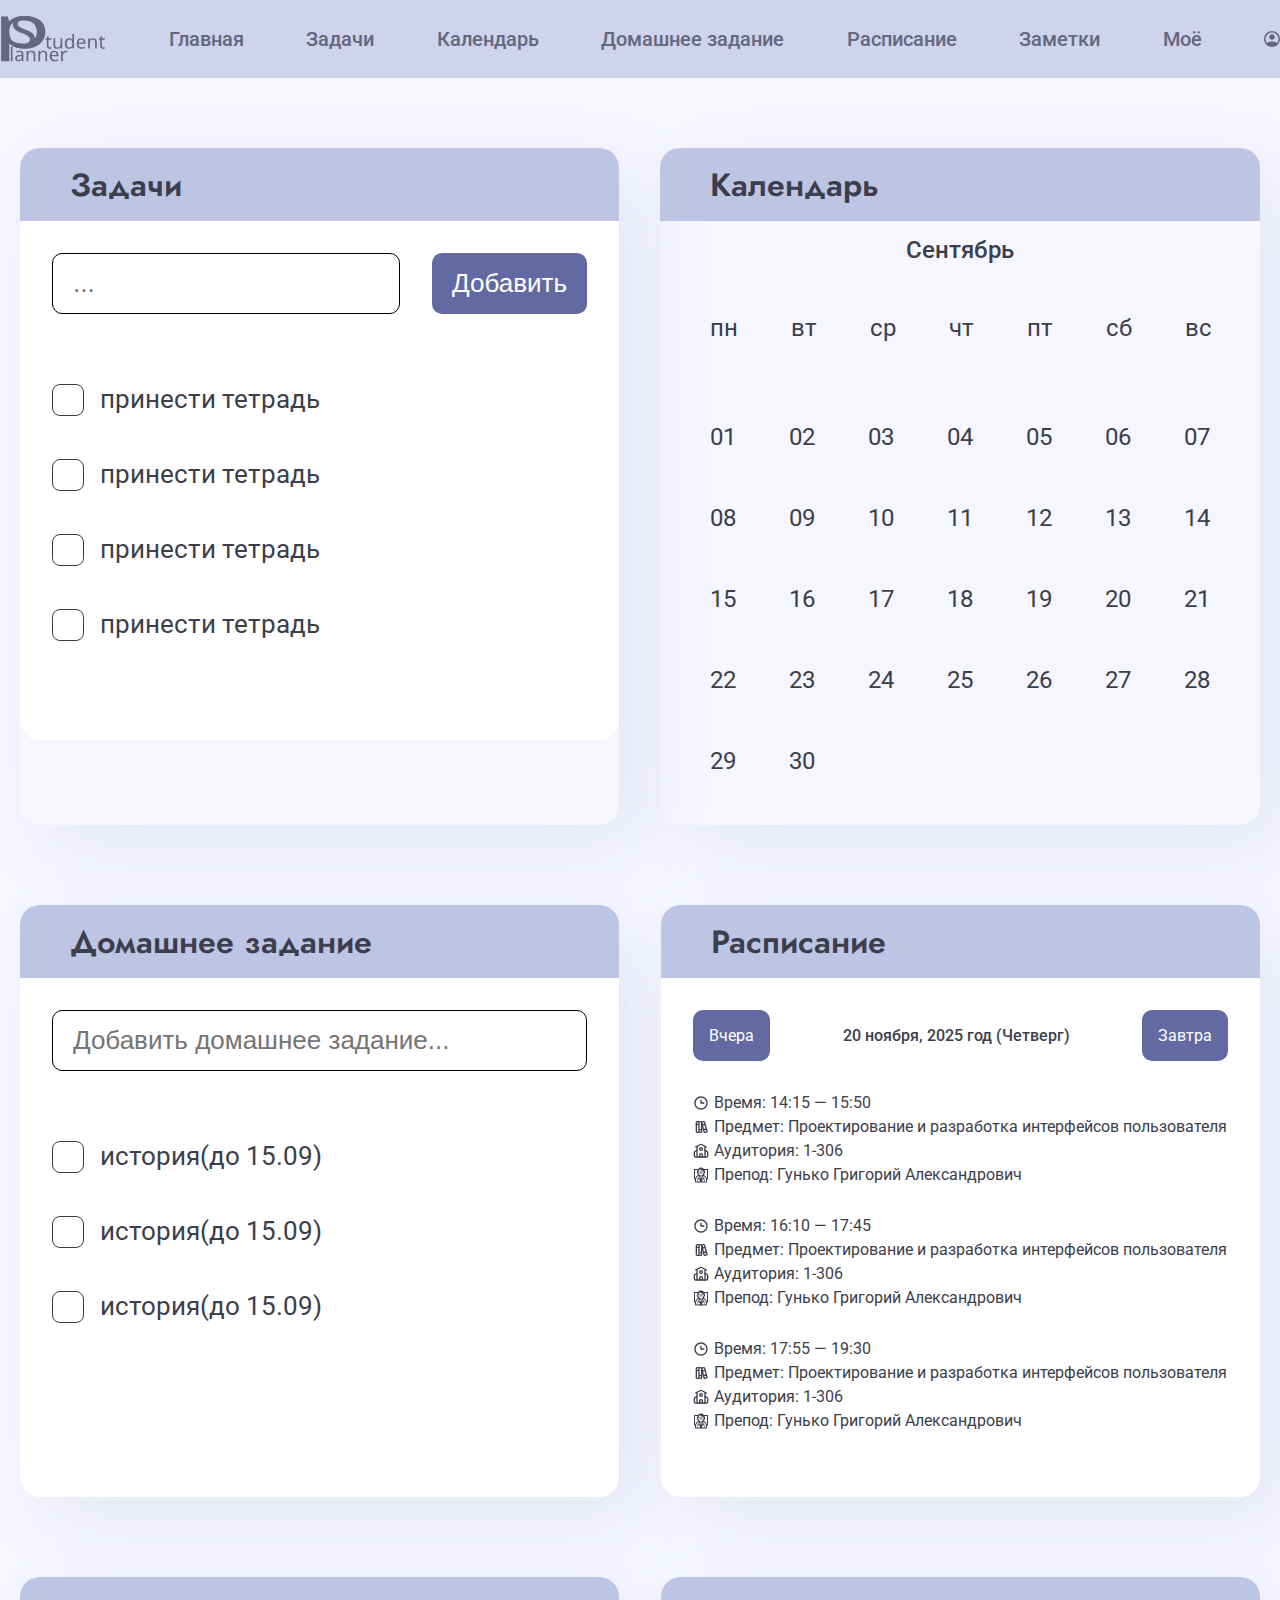
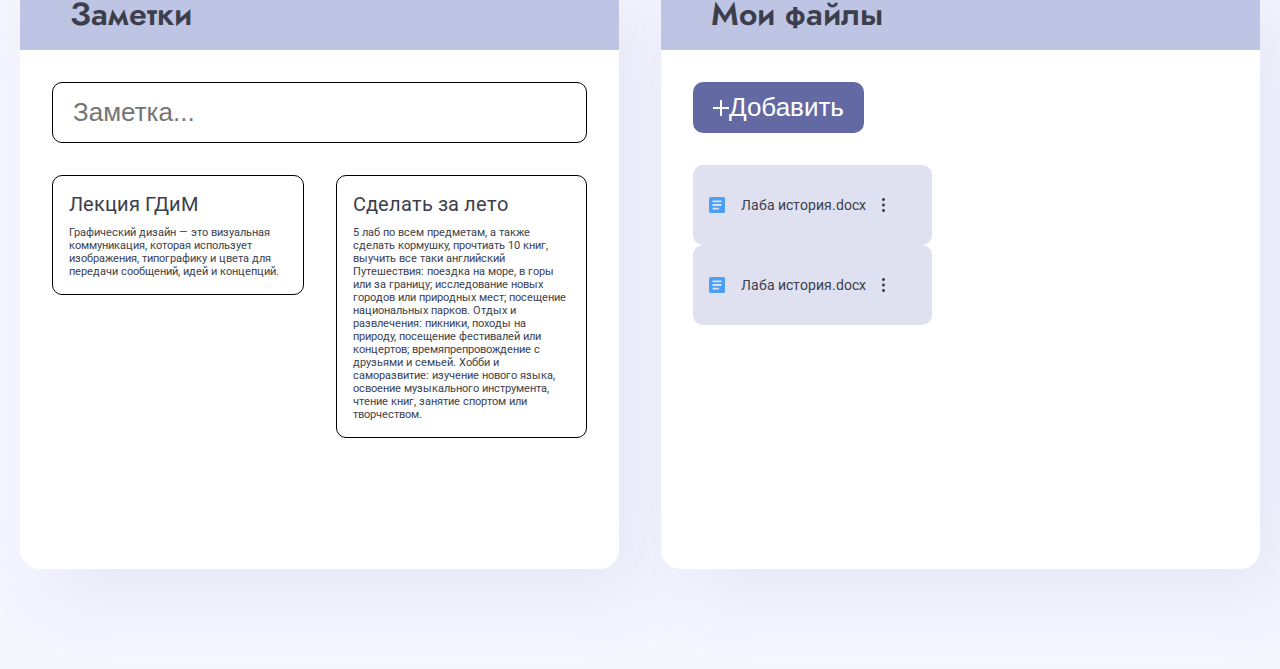
<file: index.html>
<!DOCTYPE html>
<html lang="ru">

<head>
    <meta charset="UTF-8">
    <title>StudentPlanner</title>
    <link rel="stylesheet" href="css/style.css">
</head>

<body>
    <header>
        <nav>
            <img class="logotip" src="media/newlogo.svg" alt="Логотип">
            <a>Главная</a>
            <a>Задачи</a>
            <a>Календарь</a>
            <a>Домашнее задание</a>
            <a>Расписание</a>
            <a>Заметки</a>
            <a>Моё</a>
            <img class="icons" src="media/Profile.svg" alt="Профиль">
        </nav>
    </header>

    <main>
        <section>
            <div class="container">
                <div class="cards">
                    <div class="card">
                        <div class="card-head">
                            <h2>Задачи</h2>
                        </div>
                        <div class="card-body">
                            <div class="card-body-input">
                                <input type="text" placeholder="...">
                                <button>Добавить</button>
                            </div>
                            <div class="card-body-tasks">
                                <div class="card-body-tasks-task">
                                    <input type="checkbox" name="task1">
                                    <label for="task1">принести тетрадь</label>
                                </div>
                                <div class="card-body-tasks-task">
                                    <input type="checkbox" name="task2">
                                    <label for="task2">принести тетрадь</label>
                                </div>
                                <div class="card-body-tasks-task">
                                    <input type="checkbox" name="task3">
                                    <label for="task3">принести тетрадь</label>
                                </div>
                                <div class="card-body-tasks-task">
                                    <input type="checkbox" name="task4">
                                    <label for="task4">принести тетрадь</label>
                                </div>
                            </div>
                        </div>
                    </div>
                    <div class="card">
                        <div class="card-head">
                            <h2>Календарь</h2>
                        </div>
                        <div class="card-body-calendar">
                            <div class="card-body-calendar-month">Сентябрь</div>
                            <div class="calendar">
                                <div class="card-calendar-week">
                                    <div class="week">пн</div>
                                    <div class="week">вт</div>
                                    <div class="week">ср</div>
                                    <div class="week">чт</div>
                                    <div class="week">пт</div>
                                    <div class="week">сб</div>
                                    <div class="week">вс</div>
                                </div>
                                <div class="card-calendar-days">
                                    <div class="day">01</div>
                                    <div class="day">02</div>
                                    <div class="day">03</div>
                                    <div class="day">04</div>
                                    <div class="day">05</div>
                                    <div class="day">06</div>
                                    <div class="day">07</div>
                                    <div class="day">08</div>
                                    <div class="day">09</div>
                                    <div class="day">10</div>
                                    <div class="day">11</div>
                                    <div class="day">12</div>
                                    <div class="day">13</div>
                                    <div class="day">14</div>
                                    <div class="day">15</div>
                                    <div class="day">16</div>
                                    <div class="day">17</div>
                                    <div class="day">18</div>
                                    <div class="day">19</div>
                                    <div class="day">20</div>
                                    <div class="day">21</div>
                                    <div class="day">22</div>
                                    <div class="day">23</div>
                                    <div class="day">24</div>
                                    <div class="day">25</div>
                                    <div class="day">26</div>
                                    <div class="day">27</div>
                                    <div class="day">28</div>
                                    <div class="day">29</div>
                                    <div class="day">30</div>

                                    <!-- <div class="card-calendar-days-after">
                                    <div class="day">01</div>
                                    <div class="day">02</div>
                                    <div class="day">03</div>
                                    <div class="day">04</div>
                                    <div class="day">05</div>
                                </div> -->
                                </div>
                            </div>
                        </div>
                    </div>
                    <div class="card">
                        <div class="card-head">
                            <h2>Домашнее задание</h2>
                        </div>
                        <div class="card-body">
                            <div class="card-body-input">
                                <input type="text" placeholder="Добавить домашнее задание...">
                            </div>
                            <div class="card-body-tasks">
                                <div class="card-body-tasks-task">
                                    <input type="checkbox" name="task1">
                                    <label for="task1">история(до 15.09)</label>
                                </div>
                                <div class="card-body-tasks-task">
                                    <input type="checkbox" name="task2">
                                    <label for="task2">история(до 15.09)</label>
                                </div>
                                <div class="card-body-tasks-task">
                                    <input type="checkbox" name="task3">
                                    <label for="task3">история(до 15.09)</label>
                                </div>
                            </div>
                        </div>
                    </div>
                    <div class="card">
                        <div class="card-head">
                            <h2>Расписание</h2>
                        </div>
                        <div class="card-body">
                            <div class="card-body-shedule">
                                <div class="sheduleheader">
                                    <a>Вчера</a>
                                    <div class="data">20 ноября, 2025 год (Четверг)</div>
                                    <a>Завтра</a>
                                </div>
                                <div class="shedule">
                                    <div class="time">
                                        <img class="icons" src="/media/time.svg" alt="time">
                                        <p> Время: 14:15 — 15:50 </p>
                                    </div>

                                    <div class="subject">
                                        <img class="icons" src="/media/books.svg" alt="subject">
                                        <p> Предмет: Проектирование и разработка интерфейсов пользователя </p>
                                    </div>

                                    <div class="classroom">
                                        <img class="icons" src="/media/chool.svg" alt="classroom">
                                        <p>Аудитория: 1-306</p>
                                    </div>

                                    <div class="teacher">
                                        <img class="icons" src="/media/teacher.svg" alt="teacher">
                                        <p>Препод: Гунько Григорий Александрович</p>
                                    </div>
                                </div>

                                <div class="shedule">
                                    <div class="time">
                                        <img class="icons" src="/media/time.svg" alt="time">
                                        <p> Время: 16:10 — 17:45 </p>
                                    </div>

                                    <div class="subject">
                                        <img class="icons" src="/media/books.svg" alt="subject">
                                        <p> Предмет: Проектирование и разработка интерфейсов пользователя </p>
                                    </div>

                                    <div class="classroom">
                                        <img class="icons" src="/media/chool.svg" alt="classroom">
                                        <p>Аудитория: 1-306</p>
                                    </div>
                                    <div class="teacher">
                                        <img class="icons" src="/media/teacher.svg" alt="teacher">
                                        <p>Препод: Гунько Григорий Александрович</p>
                                    </div>
                                </div>



                                <div class="shedule">
                                    <div class="time">
                                        <img class="icons" src="/media/time.svg" alt="time">
                                        <p> Время: 17:55 — 19:30 </p>
                                    </div>

                                    <div class="subject">
                                        <img class="icons" src="/media/books.svg" alt="subject">
                                        <p> Предмет: Проектирование и разработка интерфейсов пользователя </p>
                                    </div>

                                    <div class="classroom">
                                        <img class="icons" src="/media/chool.svg" alt="classroom">
                                        <p>Аудитория: 1-306</p>
                                    </div>

                                    <div class="teacher">
                                        <img class="icons" src="/media/teacher.svg" alt="teacher">
                                        <p>Препод: Гунько Григорий Александрович</p>
                                    </div>
                                </div>
                            </div>
                        </div>
                    </div>

                    <div class="card">
                        <div class="card-head">
                            <h2>Заметки</h2>
                        </div>
                        <div class="card-body">
                            <div class="card-body-input">
                                <input type="text" placeholder="Заметка...">
                            </div>
                            <div class="card-body-notes">
                                <div class="card-body-notes-note">
                                    <div class="title">Лекция ГДиМ</div>
                                    <div class="main-text">Графический дизайн — это
                                        визуальная коммуникация, которая использует изображения, типографику и цвета для
                                        передачи сообщений, идей и концепций.</div>
                                </div>

                                <div class="card-body-notes-note">
                                    <div class="title">Сделать за лето</div>
                                    <div class="main-text">5 лаб по всем предметам, а также сделать кормушку, прочтиать
                                        10 книг, выучить все таки английский
                                        Путешествия: поездка на море, в горы или за границу; исследование новых городов
                                        или природных мест; посещение национальных парков.
                                        Отдых и развлечения: пикники, походы на природу, посещение фестивалей или
                                        концертов; времяпрепровождение с друзьями и семьей.
                                        Хобби и саморазвитие: изучение нового языка, освоение музыкального инструмента,
                                        чтение книг, занятие спортом или творчеством.</div>
                                </div>

                            </div>
                        </div>
                    </div>

                    <div class="card">
                        <div class="card-head">
                            <h2>Мои файлы</h2>
                        </div>
                        <div class="card-body">
                            <div class="card-body-input">
                                <button><img class="icons" src="/media/plus.svg">Добавить</button>
                            </div>
                            <div class="card-body-files">
                                <div class="onefile">
                                    <img class="icons" src="/media/word.svg" alt="word">
                                    <p>Лаба история.docx</p>
                                    <img class="icons" src="/media/dots.svg" alt="dots">
                                </div>

                                <div class="onefile">
                                    <img class="icons" src="/media/word.svg" alt="word">
                                    <p>Лаба история.docx</p>
                                    <img class="icons" src="/media/dots.svg" alt="dots">
                                </div>
                            </div>

                        </div>
                    </div>
                </div>

            </div>
        </section>
    </main>

</html>
</file>
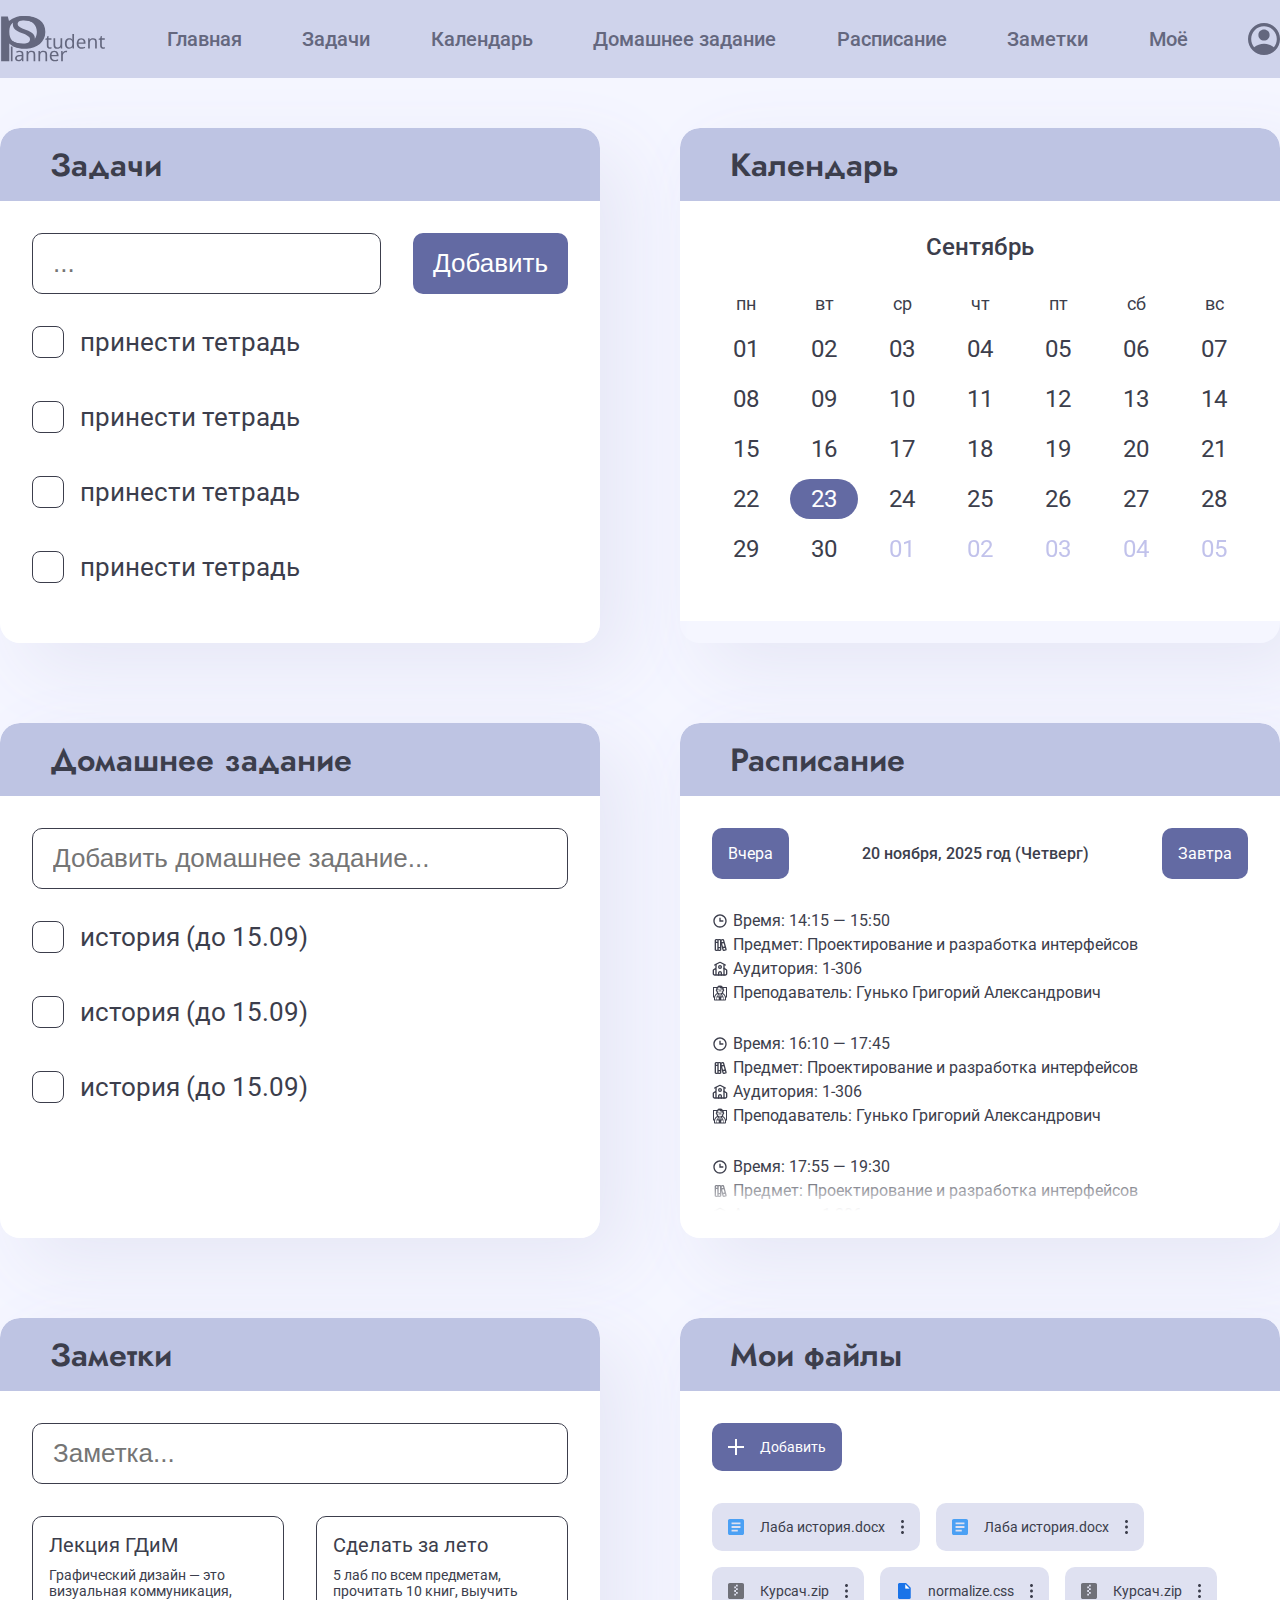
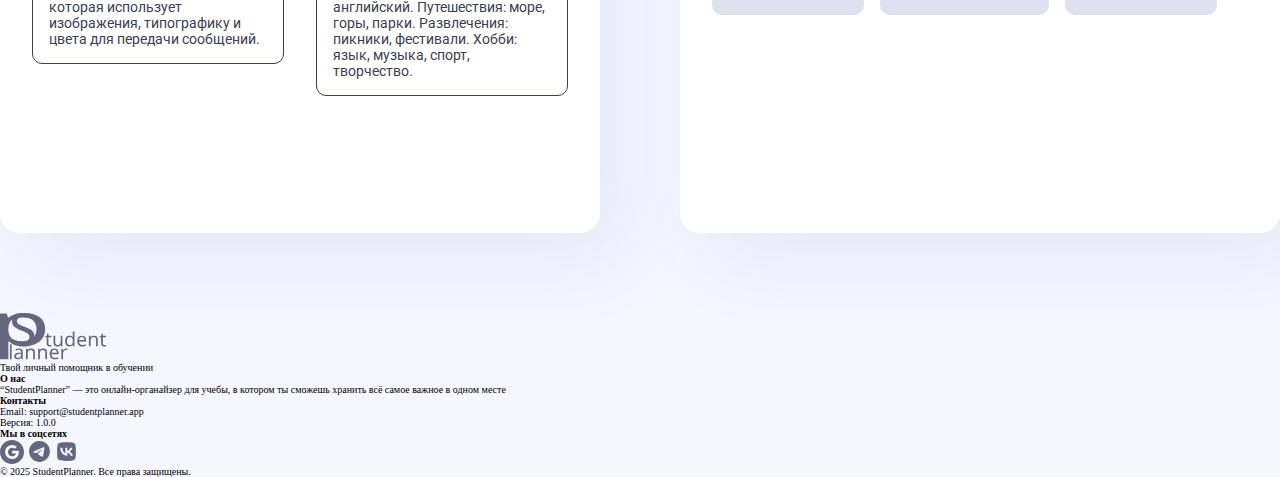
<file: main/index.html>
<!DOCTYPE html>
<html lang="ru">

<head>
    <meta charset="UTF-8">
    <meta name="viewport" content="width=device-width, initial-scale=1.0">
    <title>StudentPlanner</title>
    <link rel="stylesheet" href="style.css">
</head>

<body>

    <header>
        <nav>
            <img class="logotip" src="../media/newlogo.svg" alt="Логотип">

            <a>Главная</a>
            <a>Задачи</a>
            <a>Календарь</a>
            <a>Домашнее задание</a>
            <a>Расписание</a>
            <a>Заметки</a>
            <a>Моё</a>

            <img src="../media/Profile.svg" alt="Профиль">
        </nav>
    </header>

    <main>
        <section>
            <div class="container">

                <div class="cards">

                    <div class="card">
                        <div class="card-head">
                            <h2>Задачи</h2>
                        </div>

                        <div class="card-body">
                            <div class="card-body-input">
                                <input type="text" placeholder="...">
                                <button>Добавить</button>
                            </div>

                            <div class="card-body-tasks">

                                <div class="card-body-tasks-task">
                                    <input type="checkbox" id="task1">
                                    <label for="task1">принести тетрадь</label>
                                </div>

                                <div class="card-body-tasks-task">
                                    <input type="checkbox" id="task2">
                                    <label for="task2">принести тетрадь</label>
                                </div>

                                <div class="card-body-tasks-task">
                                    <input type="checkbox" id="task3">
                                    <label for="task3">принести тетрадь</label>
                                </div>

                                <div class="card-body-tasks-task">
                                    <input type="checkbox" id="task4">
                                    <label for="task4">принести тетрадь</label>
                                </div>

                            </div>
                        </div>
                    </div>


                    <div class="card">
                        <div class="card-head">
                            <h2>Календарь</h2>
                        </div>

                        <div class="card-body-calendar">
                            <div class="card-body-calendar-month">Сентябрь</div>

                            <div class="calendar">
                                <div class="card-calendar-week">
                                    <div class="week">пн</div>
                                    <div class="week">вт</div>
                                    <div class="week">ср</div>
                                    <div class="week">чт</div>
                                    <div class="week">пт</div>
                                    <div class="week">сб</div>
                                    <div class="week">вс</div>
                                </div>

                                <div class="card-calendar-days">
                                    <div class="day">01</div>
                                    <div class="day">02</div>
                                    <div class="day">03</div>
                                    <div class="day">04</div>
                                    <div class="day">05</div>
                                    <div class="day">06</div>
                                    <div class="day">07</div>
                                    <div class="day">08</div>
                                    <div class="day">09</div>
                                    <div class="day">10</div>
                                    <div class="day">11</div>
                                    <div class="day">12</div>
                                    <div class="day">13</div>
                                    <div class="day">14</div>
                                    <div class="day">15</div>
                                    <div class="day">16</div>
                                    <div class="day">17</div>
                                    <div class="day">18</div>
                                    <div class="day">19</div>
                                    <div class="day">20</div>
                                    <div class="day">21</div>
                                    <div class="day">22</div>
                                    <div class="day">23</div>
                                    <div class="day">24</div>
                                    <div class="day">25</div>
                                    <div class="day">26</div>
                                    <div class="day">27</div>
                                    <div class="day">28</div>
                                    <div class="day">29</div>
                                    <div class="day">30</div>

                                    <div class="day day-next">01</div>
                                    <div class="day day-next">02</div>
                                    <div class="day day-next">03</div>
                                    <div class="day day-next">04</div>
                                    <div class="day day-next">05</div>
                                </div>
                            </div>
                        </div>
                    </div>


                    <div class="card">
                        <div class="card-head">
                            <h2>Домашнее задание</h2>
                        </div>

                        <div class="card-body">
                            <div class="card-body-input">
                                <input type="text" placeholder="Добавить домашнее задание...">
                            </div>

                            <div class="card-body-tasks">

                                <div class="card-body-tasks-task">
                                    <input type="checkbox" id="hw1">
                                    <label for="hw1">история (до 15.09)</label>
                                </div>

                                <div class="card-body-tasks-task">
                                    <input type="checkbox" id="hw2">
                                    <label for="hw2">история (до 15.09)</label>
                                </div>

                                <div class="card-body-tasks-task">
                                    <input type="checkbox" id="hw3">
                                    <label for="hw3">история (до 15.09)</label>
                                </div>

                            </div>
                        </div>
                    </div>

                    <div class="card">
                        <div class="card-head">
                            <h2>Расписание</h2>
                        </div>

                        <div class="card-body">
                            <div class="card-body-shedule">

                                <div class="sheduleheader">
                                    <a>Вчера</a>
                                    <p class="data">20 ноября, 2025 год (Четверг)</p>
                                    <a>Завтра</a>
                                </div>
                                <div class="shedules">
                                    <div class="shedule">
                                        <div class="time">
                                            <img class="icons" src="/media/time.svg" alt="time">
                                            <p>Время: 14:15 — 15:50</p>
                                        </div>

                                        <div class="subject">
                                            <img class="icons" src="/media/books.svg" alt="subject">
                                            <p>Предмет: Проектирование и разработка интерфейсов</p>
                                        </div>

                                        <div class="classroom">
                                            <img class="icons" src="/media/chool.svg" alt="classroom">
                                            <p>Аудитория: 1-306</p>
                                        </div>

                                        <div class="teacher">
                                            <img class="icons" src="/media/teacher.svg" alt="teacher">
                                            <p>Преподаватель: Гунько Григорий Александрович</p>
                                        </div>
                                    </div>

                                    <div class="shedule">
                                        <div class="time">
                                            <img class="icons" src="/media/time.svg" alt="time">
                                            <p>Время: 16:10 — 17:45</p>
                                        </div>

                                        <div class="subject">
                                            <img class="icons" src="/media/books.svg" alt="subject">
                                            <p>Предмет: Проектирование и разработка интерфейсов</p>
                                        </div>

                                        <div class="classroom">
                                            <img class="icons" src="/media/chool.svg" alt="classroom">
                                            <p>Аудитория: 1-306</p>
                                        </div>

                                        <div class="teacher">
                                            <img class="icons" src="/media/teacher.svg" alt="teacher">
                                            <p>Преподаватель: Гунько Григорий Александрович</p>
                                        </div>
                                    </div>

                                    <div class="shedule">
                                        <div class="time">
                                            <img class="icons" src="/media/time.svg" alt="time">
                                            <p>Время: 17:55 — 19:30</p>
                                        </div>

                                        <div class="subject">
                                            <img class="icons" src="/media/books.svg" alt="subject">
                                            <p>Предмет: Проектирование и разработка интерфейсов</p>
                                        </div>

                                        <div class="classroom">
                                            <img class="icons" src="/media/chool.svg" alt="classroom">
                                            <p>Аудитория: 1-306</p>
                                        </div>

                                        <div class="teacher">
                                            <img class="icons" src="/media/teacher.svg" alt="teacher">
                                            <p>Преподаватель: Гунько Григорий Александрович</p>
                                        </div>
                                    </div>

                                    <div class="shedule">
                                        <div class="time">
                                            <img class="icons" src="/media/time.svg" alt="time">
                                            <p>Время: 17:55 — 19:30</p>
                                        </div>

                                        <div class="subject">
                                            <img class="icons" src="/media/books.svg" alt="subject">
                                            <p>Предмет: Проектирование и разработка интерфейсов</p>
                                        </div>

                                        <div class="classroom">
                                            <img class="icons" src="/media/chool.svg" alt="classroom">
                                            <p>Аудитория: 1-306</p>
                                        </div>

                                        <div class="teacher">
                                            <img class="icons" src="/media/teacher.svg" alt="teacher">
                                            <p>Преподаватель: Гунько Григорий Александрович</p>
                                        </div>
                                    </div>
                                </div>
                            </div>
                        </div>
                    </div>

                    <div class="card">
                        <div class="card-head">
                            <h2>Заметки</h2>
                        </div>

                        <div class="card-body">
                            <div class="card-body-input">
                                <input type="text" placeholder="Заметка...">
                            </div>

                            <div class="card-body-notes">

                                <div class="card-body-notes-note">
                                    <div class="title">Лекция ГДиМ</div>
                                    <div class="main-text">
                                        Графический дизайн — это визуальная коммуникация, которая использует
                                        изображения, типографику и цвета для передачи сообщений.
                                    </div>
                                </div>

                                <div class="card-body-notes-note">
                                    <div class="title">Сделать за лето</div>
                                    <div class="main-text">
                                        5 лаб по всем предметам, прочитать 10 книг, выучить английский. Путешествия:
                                        море, горы, парки. Развлечения: пикники, фестивали. Хобби: язык, музыка, спорт,
                                        творчество.
                                    </div>
                                </div>

                            </div>
                        </div>
                    </div>

                    <div class="card">
                        <div class="card-head">
                            <h2>Мои файлы</h2>
                        </div>

                        <div class="card-body">

                            <div>
                                <button class="card-body-input-plus">
                                    <img class="icons" src="/media/plus.svg" alt="Добавить">
                                    Добавить
                                </button>
                            </div>

                            <div class="card-body-files">

                                <div class="onefile">
                                    <img class="icons" src="/media/word.svg" alt="word">
                                    <p>Лаба история.docx</p>
                                    <img class="icons" src="/media/dots.svg" alt="dots">
                                </div>

                                <div class="onefile">
                                    <img class="icons" src="/media/word.svg" alt="word">
                                    <p>Лаба история.docx</p>
                                    <img class="icons" src="/media/dots.svg" alt="dots">
                                </div>

                                <div class="onefile">
                                    <img class="icons" src="/media/zip.svg" alt="zip">
                                    <p>Курсач.zip</p>
                                    <img class="icons" src="/media/dots.svg" alt="dots">
                                </div>

                                <div class="onefile">
                                    <img class="icons" src="/media/text.svg" alt="text">
                                    <p>normalize.css</p>
                                    <img class="icons" src="/media/dots.svg" alt="dots">
                                </div>

                                <div class="onefile">
                                    <img class="icons" src="/media/zip.svg" alt="zip">
                                    <p>Курсач.zip</p>
                                    <img class="icons" src="/media/dots.svg" alt="dots">
                                </div>

                            </div>

                        </div>
                    </div>

                </div>

            </div>
        </section>
        <footer>
            <div class="footer-container">

                <div class="footer-left">
                    <img class="footer-logo" src="../media/newlogo.svg" alt="Логотип">
                    <p class="footer-desc">Твой личный помощник в обучении
                    </p>
                </div>

                <div class="footer-info">
                    <h4>О нас</h4>
                    <p>“StudentPlanner” — это онлайн-органайзер для учебы,
                        в котором ты сможешь хранить всё самое важное в одном месте</p>
                </div>

                <div class="footer-contact">
                    <h4>Контакты</h4>
                    <p>Email: support@studentplanner.app</p>
                    <p>Версия: 1.0.0</p>

                    <div class="footer-social">
                        <h4>Мы в соцсетях</h4>
                        <div class="social-icons">
                            <img src="../media/goglenew.svg" alt="gogle">
                            <img src="../media/telegram.svg" alt="telegram">
                            <img src="../media/vk.svg" alt="vk">
                        </div>
                    </div>
                </div>

            </div>

            <div class="footer-bottom">
                <p>© 2025 StudentPlanner. Все права защищены.</p>
            </div>
        </footer>
    </main>

</body>

</html>
</file>
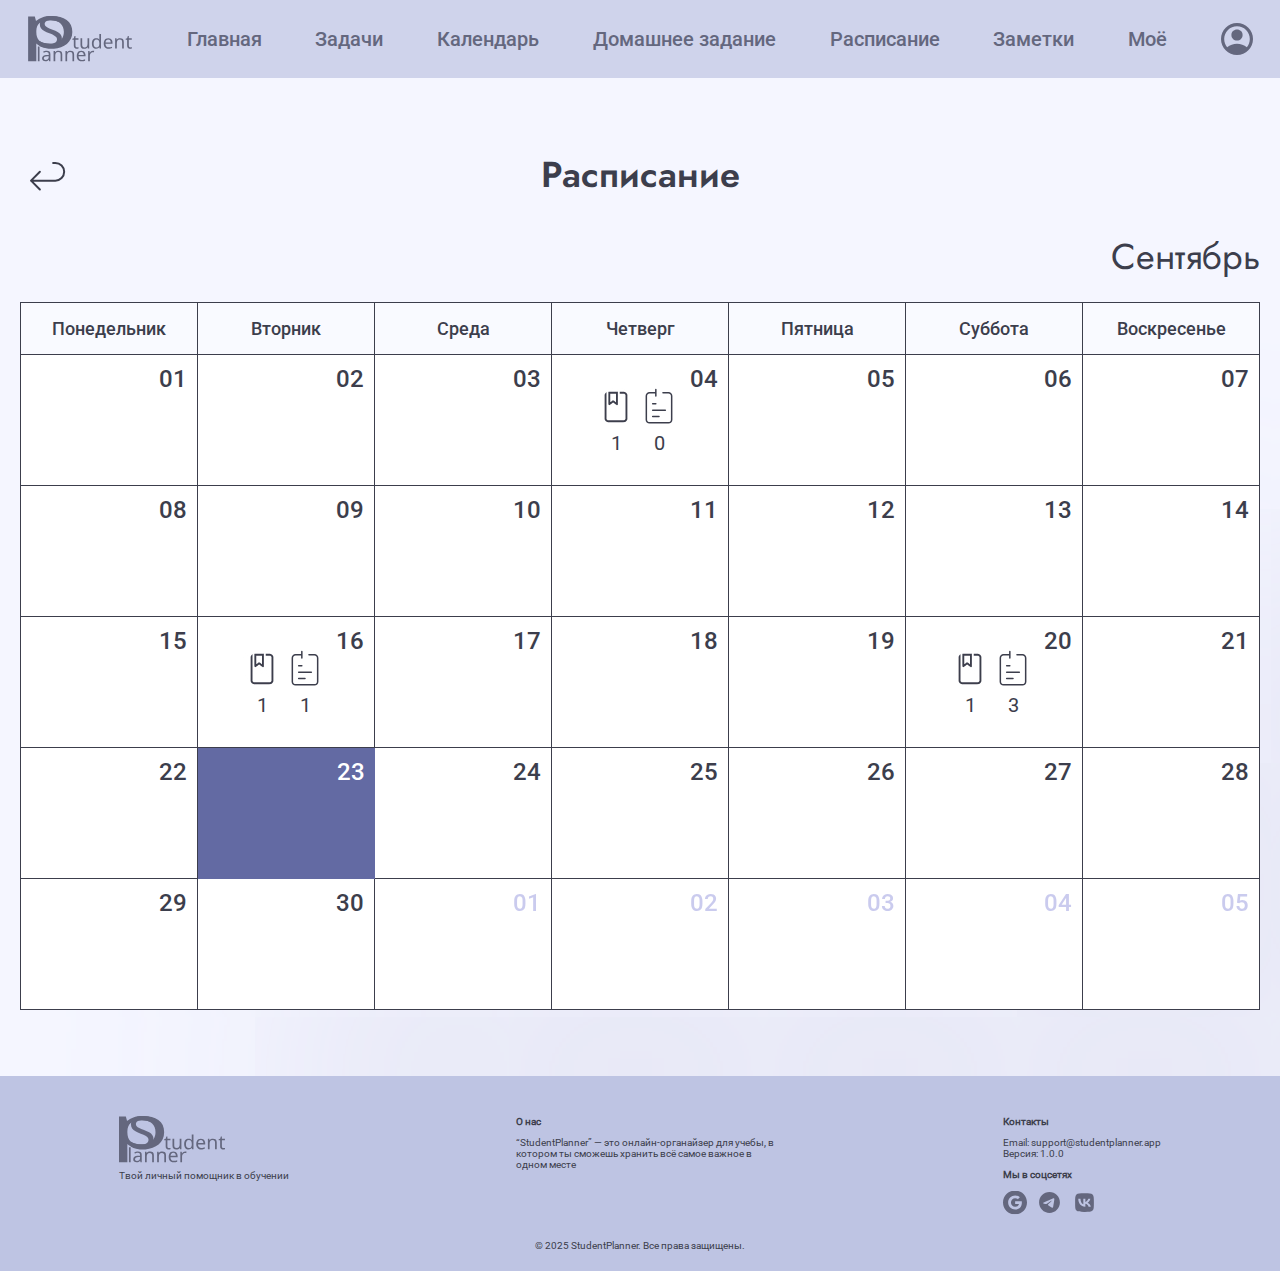
<file: calendar/calendar.html>
<!DOCTYPE html>
<html lang="ru">

<head>
    <meta charset="UTF-8">
    <meta name="viewport" content="width=device-width, initial-scale=1.0">
    <title>StudentPlanner</title>
    <link rel="stylesheet" href="calendar.css">
</head>

<body>
    <header>
        <nav>
            <img class="logotip" src="../media/newlogo.svg" alt="Логотип">
            <a>Главная</a>
            <a>Задачи</a>
            <a>Календарь</a>
            <a>Домашнее задание</a>
            <a>Расписание</a>
            <a>Заметки</a>
            <a>Моё</a>
            <img src="../media/Profile.svg" alt="Профиль">
        </nav>
    </header>

    <main>
        <section>
            <div class="container">
                <div class="title">
                    <img src="../media/back.svg" alt="back">
                    <p>Расписание</p>
                </div>
                <div class="month">
                    <p>Сентябрь</p>
                </div>

                <div class="calendar-wrapper">
                    <div class="calendar-header">
                        <div class="week-day">Понедельник</div>
                        <div class="week-day">Вторник</div>
                        <div class="week-day">Среда</div>
                        <div class="week-day">Четверг</div>
                        <div class="week-day">Пятница</div>
                        <div class="week-day">Суббота</div>
                        <div class="week-day">Воскресенье</div>
                    </div>

                    <div class="calendar-grid">

                        <div class="day">
                            <span class="day-number">01</span>
                        </div>

                        <div class="day">
                            <span class="day-number">02</span>
                        </div>

                        <div class="day">
                            <span class="day-number">03</span>
                        </div>

                        <div class="day">
                            <span class="day-number">04</span>
                            <div class="day-markers">
                                <div class="marker">
                                    <img src="../media/lessonn.jpg" alt="lesson">
                                    <span class="marker-count">1</span>
                                </div>
                                <div class="marker">
                                    <img src="../media/ex.svg" alt="homework">
                                    <span class="marker-count">0</span>
                                </div>
                            </div>
                        </div>

                        <div class="day">
                            <span class="day-number">05</span>
                        </div>

                        <div class="day">
                            <span class="day-number">06</span>
                        </div>

                        <div class="day">
                            <span class="day-number">07</span>
                        </div>

                        <div class="day">
                            <span class="day-number">08</span>
                        </div>

                        <div class="day">
                            <span class="day-number">09</span>
                        </div>

                        <div class="day">
                            <span class="day-number">10</span>
                        </div>

                        <div class="day">
                            <span class="day-number">11</span>
                        </div>

                        <div class="day">
                            <span class="day-number">12</span>
                        </div>

                        <div class="day">
                            <span class="day-number">13</span>
                        </div>

                        <div class="day">
                            <span class="day-number">14</span>
                        </div>

                        <div class="day">
                            <span class="day-number">15</span>
                        </div>

                        <div class="day">
                            <span class="day-number">16</span>
                            <div class="day-markers">
                                <div class="marker">
                                    <img src="../media/lessonn.jpg" alt="lesson">
                                    <span class="marker-count">1</span>
                                </div>
                                <div class="marker">
                                    <img src="../media/ex.svg" alt="homework">
                                    <span class="marker-count">1</span>
                                </div>
                            </div>
                        </div>

                        <div class="day">
                            <span class="day-number">17</span>
                        </div>

                        <div class="day">
                            <span class="day-number">18</span>
                        </div>

                        <div class="day">
                            <span class="day-number">19</span>
                        </div>

                        <div class="day">
                            <span class="day-number">20</span>
                            <div class="day-markers">
                                <div class="marker">
                                    <img src="../media/lessonn.jpg" alt="lesson">
                                    <span class="marker-count">1</span>
                                </div>
                                <div class="marker">
                                    <img src="../media/ex.svg" alt="homework">
                                    <span class="marker-count">3</span>
                                </div>
                            </div>
                        </div>

                        <div class="day">
                            <span class="day-number">21</span>
                        </div>

                        <div class="day">
                            <span class="day-number">22</span>
                        </div>

                        <div class="day-today">
                            <span class="day-number">23</span>
                        </div>

                        <div class="day">
                            <span class="day-number">24</span>
                        </div>

                        <div class="day">
                            <span class="day-number">25</span>
                        </div>

                        <div class="day">
                            <span class="day-number">26</span>
                        </div>

                        <div class="day">
                            <span class="day-number">27</span>
                        </div>

                        <div class="day">
                            <span class="day-number">28</span>
                        </div>

                        <div class="day">
                            <span class="day-number">29</span>
                        </div>

                        <div class="day">
                            <span class="day-number">30</span>
                        </div>

                        <div class="day next-month">
                            <span class="day-number">01</span>
                        </div>

                        <div class="day next-month">
                            <span class="day-number">02</span>
                        </div>

                        <div class="day next-month">
                            <span class="day-number">03</span>
                        </div>

                        <div class="day next-month">
                            <span class="day-number">04</span>
                        </div>

                        <div class="day next-month">
                            <span class="day-number">05</span>
                        </div>

                    </div>
                </div>
            </div>
        </section>

        <footer>
            <div class="footer-container">
                <div class="footer-left">
                    <img class="footer-logo" src="../media/newlogo.svg" alt="Логотип">
                    <p class="footer-desc">Твой личный помощник в обучении</p>
                </div>

                <div class="footer-info">
                    <h4>О нас</h4>
                    <p>“StudentPlanner” — это онлайн-органайзер для учебы,
                        в котором ты сможешь хранить всё самое важное в одном месте</p>
                </div>

                <div class="footer-contact">
                    <h4>Контакты</h4>
                    <p>Email: support@studentplanner.app</p>
                    <p>Версия: 1.0.0</p>

                    <div class="footer-social">
                        <h4>Мы в соцсетях</h4>
                        <div class="social-icons">
                            <img src="../media/goglenew.svg" alt="google">
                            <img src="../media/telegram.svg" alt="telegram">
                            <img src="../media/vk.svg" alt="vk">
                        </div>
                    </div>
                </div>
            </div>

            <div class="footer-bottom">
                <p>© 2025 StudentPlanner. Все права защищены.</p>
            </div>
        </footer>
    </main>
</body>

</html>
</file>
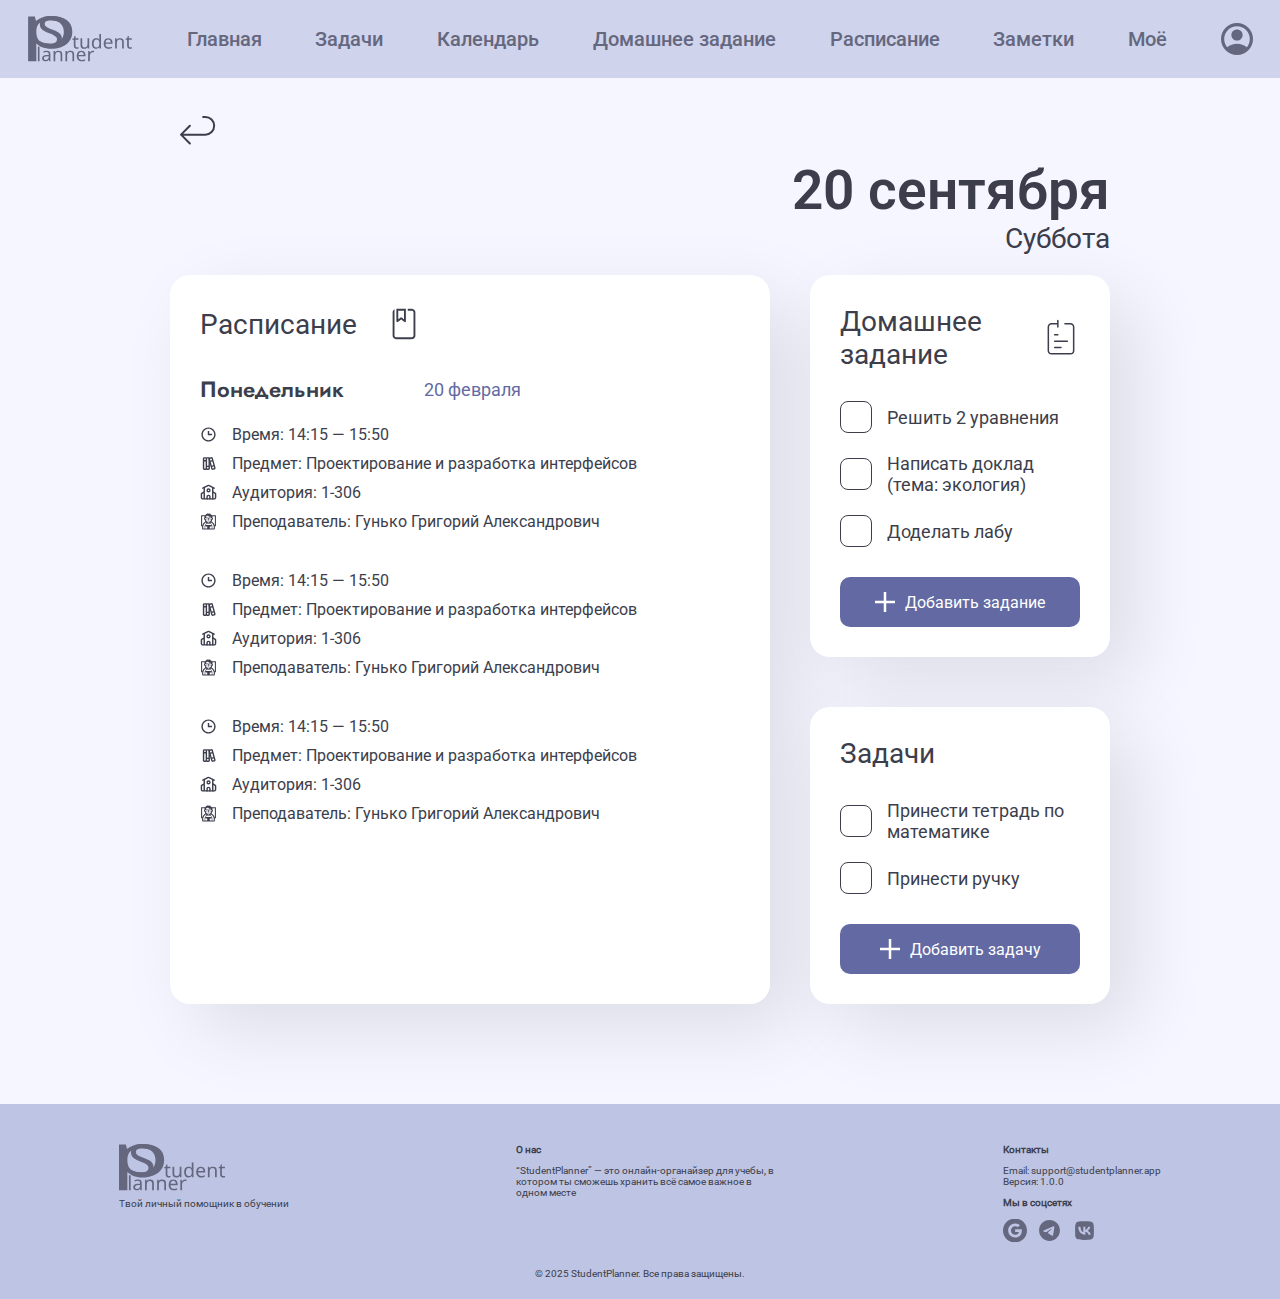
<file: calendarOneDay/calendarOneDay.html>
<!DOCTYPE html>
<html lang="ru">

<head>
    <meta charset="UTF-8">
    <meta name="viewport" content="width=device-width, initial-scale=1.0">
    <title>StudentPlanner</title>
    <link rel="stylesheet" href="calendarOneDay.css">
</head>

<body>
    <header>
        <nav>
            <img class="logotip" src="../media/newlogo.svg" alt="Логотип">
            <a>Главная</a>
            <a>Задачи</a>
            <a>Календарь</a>
            <a>Домашнее задание</a>
            <a>Расписание</a>
            <a>Заметки</a>
            <a>Моё</a>
            <img src="../media/Profile.svg" alt="Профиль">
        </nav>
    </header>

    <main>
        <section>
            <div class="container">
                <div class="title">
                    <img src="../media/back.svg" alt="back">
                </div>
                <div class="week-mont">
                    <div class="month">
                        <p>20 сентября</p>
                    </div>
                    <div class="week">
                        <p>Суббота</p>
                    </div>
                </div>

                <div class="main-calendarOneDay">
                    <div class="shedule-calendarOneDay">
                        <div class="shedule-header">
                            <p>Расписание</p>
                            <img src="../media/lessonn.jpg" alt="lesson">
                        </div>

                        <div class="onelesson">
                            <div class="day-header">
                                <h3>Понедельник</h3>
                                <p class="date">20 февраля</p>
                            </div>
                            <div class="time">
                                <img class="icons" src="/media/time.svg" alt="time" />
                                <p>Время: 14:15 — 15:50</p>
                            </div>

                            <div class="subject">
                                <img class="icons" src="/media/books.svg" alt="subject" />
                                <p>Предмет: Проектирование и разработка интерфейсов</p>
                            </div>

                            <div class="classroom">
                                <img class="icons" src="/media/chool.svg" alt="classroom" />
                                <p>Аудитория: 1-306</p>
                            </div>

                            <div class="teacher">
                                <img class="icons" src="/media/teacher.svg" alt="teacher" />
                                <p>Преподаватель: Гунько Григорий Александрович</p>
                            </div>
                        </div>

                        <div class="onelesson">
                            <div class="time">
                                <img class="icons" src="/media/time.svg" alt="time" />
                                <p>Время: 14:15 — 15:50</p>
                            </div>

                            <div class="subject">
                                <img class="icons" src="/media/books.svg" alt="subject" />
                                <p>Предмет: Проектирование и разработка интерфейсов</p>
                            </div>

                            <div class="classroom">
                                <img class="icons" src="/media/chool.svg" alt="classroom" />
                                <p>Аудитория: 1-306</p>
                            </div>

                            <div class="teacher">
                                <img class="icons" src="/media/teacher.svg" alt="teacher" />
                                <p>Преподаватель: Гунько Григорий Александрович</p>
                            </div>
                        </div>

                        <div class="onelesson">
                            <div class="time">
                                <img class="icons" src="/media/time.svg" alt="time" />
                                <p>Время: 14:15 — 15:50</p>
                            </div>

                            <div class="subject">
                                <img class="icons" src="/media/books.svg" alt="subject" />
                                <p>Предмет: Проектирование и разработка интерфейсов</p>
                            </div>

                            <div class="classroom">
                                <img class="icons" src="/media/chool.svg" alt="classroom" />
                                <p>Аудитория: 1-306</p>
                            </div>

                            <div class="teacher">
                                <img class="icons" src="/media/teacher.svg" alt="teacher" />
                                <p>Преподаватель: Гунько Григорий Александрович</p>
                            </div>
                        </div>
                    </div>

                    <div class="right-column">
                        <div class="homeworkblock">
                            <div class="homework-header">
                                <p>Домашнее задание</p>
                                <img src="../media/ex.svg" alt="homework">
                            </div>

                            <div class="homework-tasks">
                                <div class="homework-task">
                                    <input type="checkbox" id="hw1">
                                    <label for="hw1">Решить 2 уравнения</label>
                                </div>

                                <div class="homework-task">
                                    <input type="checkbox" id="hw2">
                                    <label for="hw2">Написать доклад (тема: экология)</label>
                                </div>

                                <div class="homework-task">
                                    <input type="checkbox" id="hw3">
                                    <label for="hw3">Доделать лабу</label>
                                </div>
                            </div>

                            <button class="add-homework-btn">
                                <img src="../media/plus.svg" alt="add">
                                <span>Добавить задание</span>
                            </button>
                        </div>

                        <div class="notesblock">
                            <div class="notes-header">
                                <p>Задачи</p>
                            </div>

                            <div class="notes-list">
                                <div class="note-task">
                                    <input type="checkbox" id="note1">
                                    <label for="note1">Принести тетрадь по математике</label>
                                </div>

                                <div class="note-task">
                                    <input type="checkbox" id="note2">
                                    <label for="note2">Принести ручку</label>
                                </div>
                            </div>

                            <button class="add-note-btn">
                                <img src="../media/plus.svg" alt="add">
                                <span>Добавить задачу</span>
                            </button>
                        </div>
                    </div>
                </div>

            </div>
        </section>

        <footer>
            <div class="footer-container">
                <div class="footer-left">
                    <img class="footer-logo" src="../media/newlogo.svg" alt="Логотип">
                    <p class="footer-desc">Твой личный помощник в обучении</p>
                </div>

                <div class="footer-info">
                    <h4>О нас</h4>
                    <p>“StudentPlanner” — это онлайн-органайзер для учебы,
                        в котором ты сможешь хранить всё самое важное в одном месте</p>
                </div>

                <div class="footer-contact">
                    <h4>Контакты</h4>
                    <p>Email: support@studentplanner.app</p>
                    <p>Версия: 1.0.0</p>

                    <div class="footer-social">
                        <h4>Мы в соцсетях</h4>
                        <div class="social-icons">
                            <img src="../media/goglenew.svg" alt="google">
                            <img src="../media/telegram.svg" alt="telegram">
                            <img src="../media/vk.svg" alt="vk">
                        </div>
                    </div>
                </div>
            </div>

            <div class="footer-bottom">
                <p>© 2025 StudentPlanner. Все права защищены.</p>
            </div>
        </footer>
    </main>
</body>

</html>
</file>
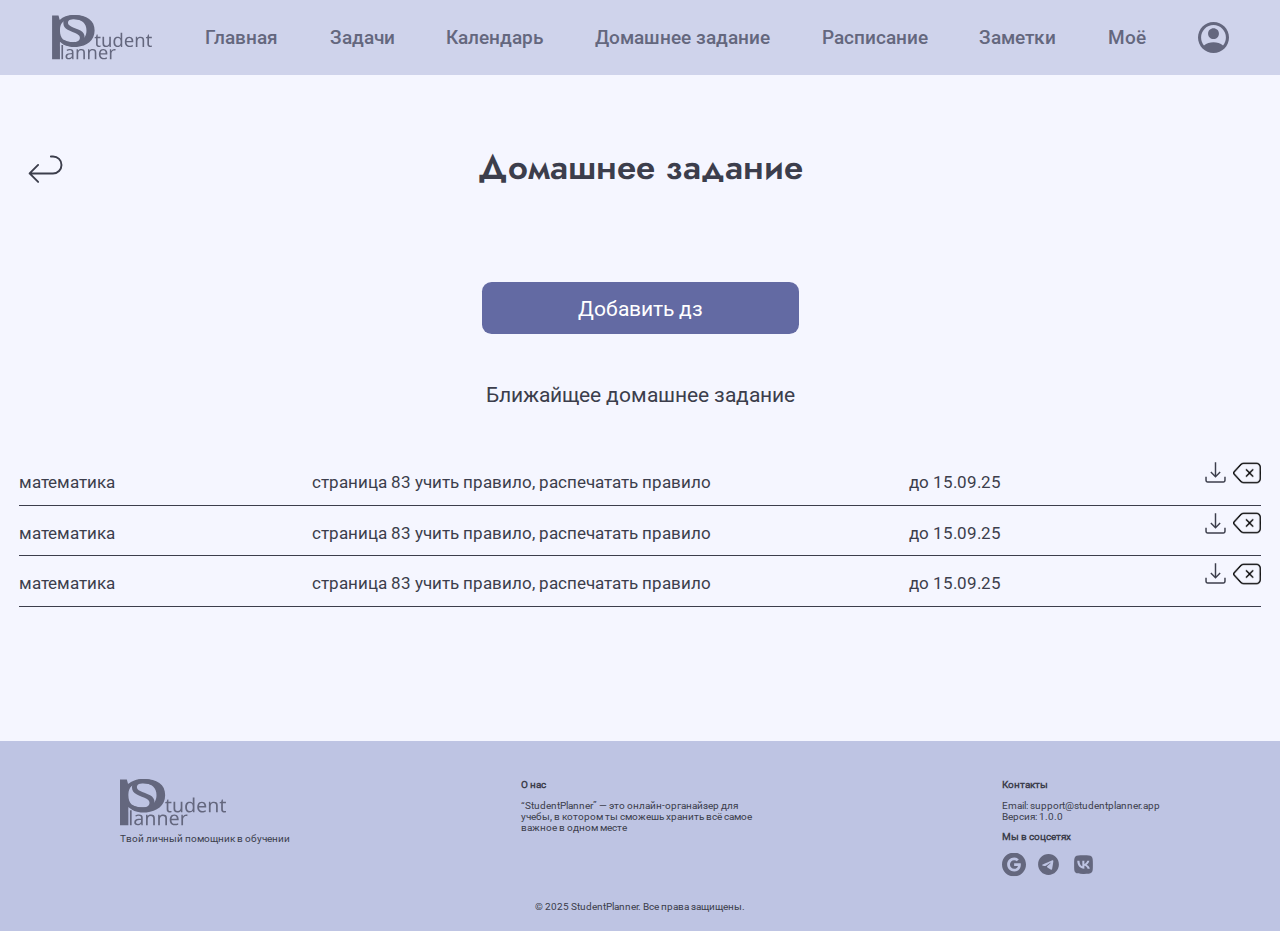
<file: homework/homework.html>
<!DOCTYPE html>
<html lang="ru">

<head>
    <meta charset="UTF-8">
    <meta name="viewport" content="width=device-width, initial-scale=1.0">
    <title>StudentPlanner</title>
    <link rel="stylesheet" href="homework.css">
</head>

<body>
    <header>
        <nav>
            <img class="logotip" src="../media/newlogo.svg" alt="Логотип">
            <a>Главная</a>
            <a>Задачи</a>
            <a>Календарь</a>
            <a>Домашнее задание</a>
            <a>Расписание</a>
            <a>Заметки</a>
            <a>Моё</a>
            <img src="../media/Profile.svg" alt="Профиль">
        </nav>
    </header>

    <main>
        <section>
            <div class="container">
                <div class="title">
                    <img src="../media/back.svg" alt="back">
                    <p>Домашнее задание</p>
                </div>

                <div class="create-my-homework">
                    <button>Добавить дз</button>

                    <p>Ближайщее домашнее задание</p>
                </div>

                <div class="my-homework">
                    <div class="one-homework">
                        <div class="homework-name">математика</div>
                        <div class="homework-text">страница 83 учить правило, распечатать правило</div>
                        <div class="homework-deadline">до 15.09.25</div>
                        <div class="homework-buttons">
                            <btn class="homework-fiels-download">
                                <img src="../media/download.svg" alt="download">
                            </btn>
                            <btn class="homework-fiels-delete">
                                <img src="../media/delete.svg" alt="delete">
                            </btn>
                        </div>
                        <div class="homework-line"></div>
                    </div>

                    <div class="one-homework">
                        <div class="homework-name">математика</div>
                        <div class="homework-text">страница 83 учить правило, распечатать правило</div>
                        <div class="homework-deadline">до 15.09.25</div>
                        <div class="homework-buttons">
                            <btn class="homework-fiels-download">
                                <img src="../media/download.svg" alt="download">
                            </btn>
                            <btn class="homework-fiels-delete">
                                <img src="../media/delete.svg" alt="delete">
                            </btn>
                        </div>
                        <div class="homework-line"></div>
                    </div>

                    <div class="one-homework">
                        <div class="homework-name">математика</div>
                        <div class="homework-text">страница 83 учить правило, распечатать правило</div>
                        <div class="homework-deadline">до 15.09.25</div>
                        <div class="homework-buttons">
                            <btn class="homework-fiels-download">
                                <img src="../media/download.svg" alt="download">
                            </btn>
                            <btn class="homework-fiels-delete">
                                <img src="../media/delete.svg" alt="delete">
                            </btn>
                        </div>
                        <div class="homework-line"></div>
                    </div>
                </div>


            </div>

            </div>
        </section>


        <footer>
            <div class="footer-container">
                <div class="footer-left">
                    <img class="footer-logo" src="../media/newlogo.svg" alt="Логотип">
                    <p class="footer-desc">Твой личный помощник в обучении</p>
                </div>

                <div class="footer-info">
                    <h4>О нас</h4>
                    <p>“StudentPlanner” — это онлайн-органайзер для учебы, в котором ты сможешь хранить всё самое важное
                        в одном месте</p>
                </div>

                <div class="footer-contact">
                    <h4>Контакты</h4>
                    <p>Email: support@studentplanner.app</p>
                    <p>Версия: 1.0.0</p>

                    <div class="footer-social">
                        <h4>Мы в соцсетях</h4>
                        <div class="social-icons">
                            <img src="../media/goglenew.svg" alt="google">
                            <img src="../media/telegram.svg" alt="Telegram">
                            <img src="../media/vk.svg" alt="VK">
                        </div>
                    </div>
                </div>
            </div>

            <div class="footer-bottom">
                <p>© 2025 StudentPlanner. Все права защищены.</p>
            </div>
        </footer>
    </main>
</body>

</html>
</file>
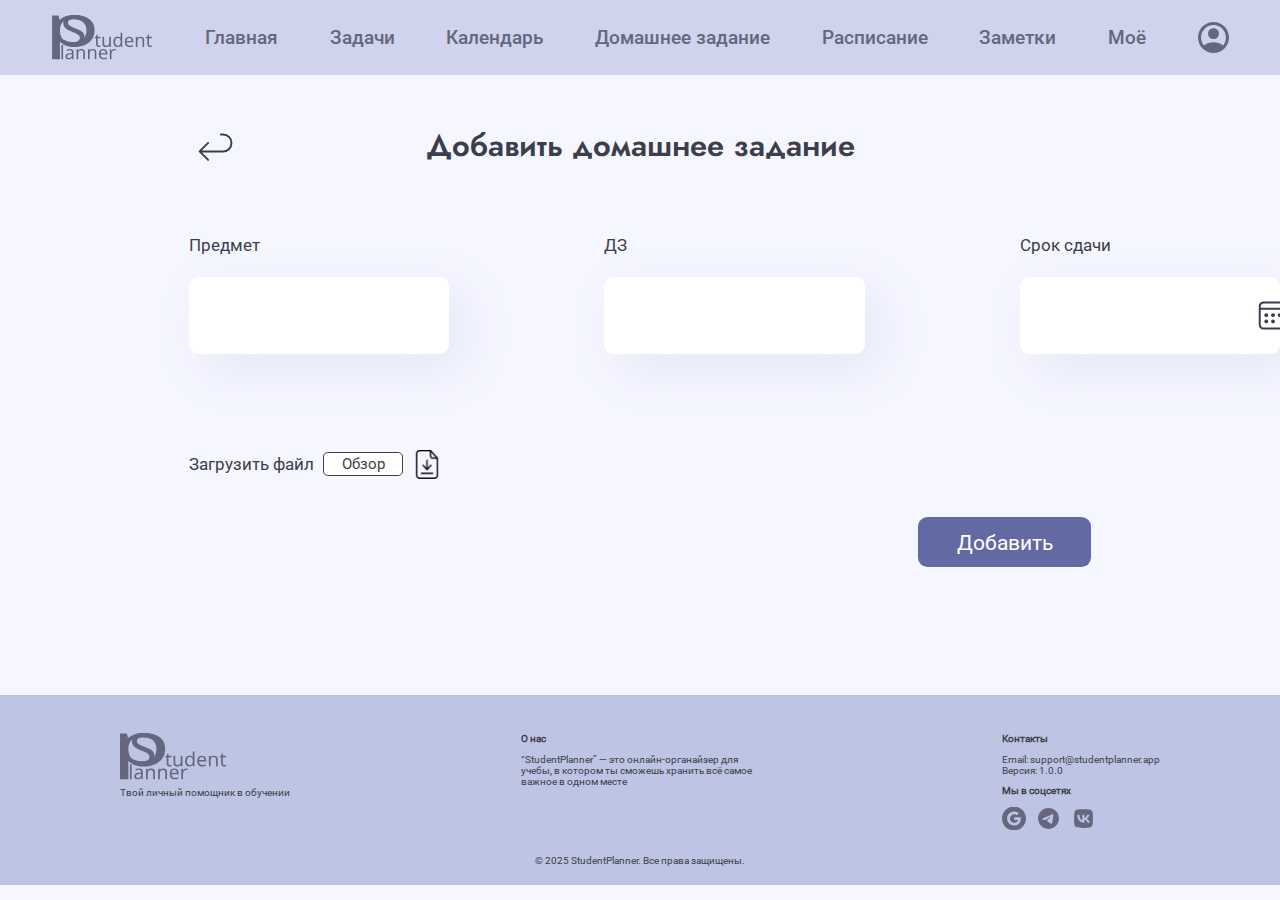
<file: homeworkNew/homeworkNew.html>
<!DOCTYPE html>
<html lang="ru">

<head>
    <meta charset="UTF-8">
    <meta name="viewport" content="width=device-width, initial-scale=1.0">
    <title>StudentPlanner</title>
    <link rel="stylesheet" href="homeworkNew.css">
</head>

<body>
    <header>
        <nav>
            <img class="logotip" src="../media/newlogo.svg" alt="Логотип">
            <a>Главная</a>
            <a>Задачи</a>
            <a>Календарь</a>
            <a>Домашнее задание</a>
            <a>Расписание</a>
            <a>Заметки</a>
            <a>Моё</a>
            <img src="../media/Profile.svg" alt="Профиль">
        </nav>
    </header>

    <main>
        <section>
            <div class="container">
                <div class="title">
                    <img src="../media/back.svg" alt="back">
                    <p>Добавить домашнее задание</p>
                </div>

                <div class="create-homework">

                    <div class="one-section">
                        <p>Предмет</p>
                        <div class="new-homework-input">
                            <input type="text" placeholder="">
                        </div>
                    </div>

                    <div class="one-section">
                        <p>ДЗ</p>
                        <div class="new-homework-input">
                            <input type="text" placeholder="">
                        </div>
                    </div>

                    <div class="one-section">
                        <p>Срок сдачи</p>
                        <div class="new-homework-input">
                            <input type="text" placeholder="">
                            <img src="../media/calendar.svg" alt="calendar">
                        </div>
                    </div>
                </div>
                <div class="upload-file">
                    <span class="upload-file-text">Загрузить файл</span>
                    <div class="upload-file-input">
                        <input type="file" id="file-upload" class="file-input-hidden">
                        <label for="file-upload" class="upload-file-button">
                            Обзор
                        </label>
                        <img src="../media/file.svg" alt="upload">
                    </div>
                </div>
                <div class="create-button">
                    <button class="add-task-button">Добавить</button>
                </div>

            </div>

            </div>
        </section>

        <footer>
            <div class="footer-container">
                <div class="footer-left">
                    <img class="footer-logo" src="../media/newlogo.svg" alt="Логотип">
                    <p class="footer-desc">Твой личный помощник в обучении</p>
                </div>

                <div class="footer-info">
                    <h4>О нас</h4>
                    <p>“StudentPlanner” — это онлайн-органайзер для учебы, в котором ты сможешь хранить всё самое важное
                        в одном месте</p>
                </div>

                <div class="footer-contact">
                    <h4>Контакты</h4>
                    <p>Email: support@studentplanner.app</p>
                    <p>Версия: 1.0.0</p>

                    <div class="footer-social">
                        <h4>Мы в соцсетях</h4>
                        <div class="social-icons">
                            <img src="../media/goglenew.svg" alt="google">
                            <img src="../media/telegram.svg" alt="Telegram">
                            <img src="../media/vk.svg" alt="VK">
                        </div>
                    </div>
                </div>
            </div>

            <div class="footer-bottom">
                <p>© 2025 StudentPlanner. Все права защищены.</p>
            </div>
        </footer>

    </main>
</body>

</html>
</file>
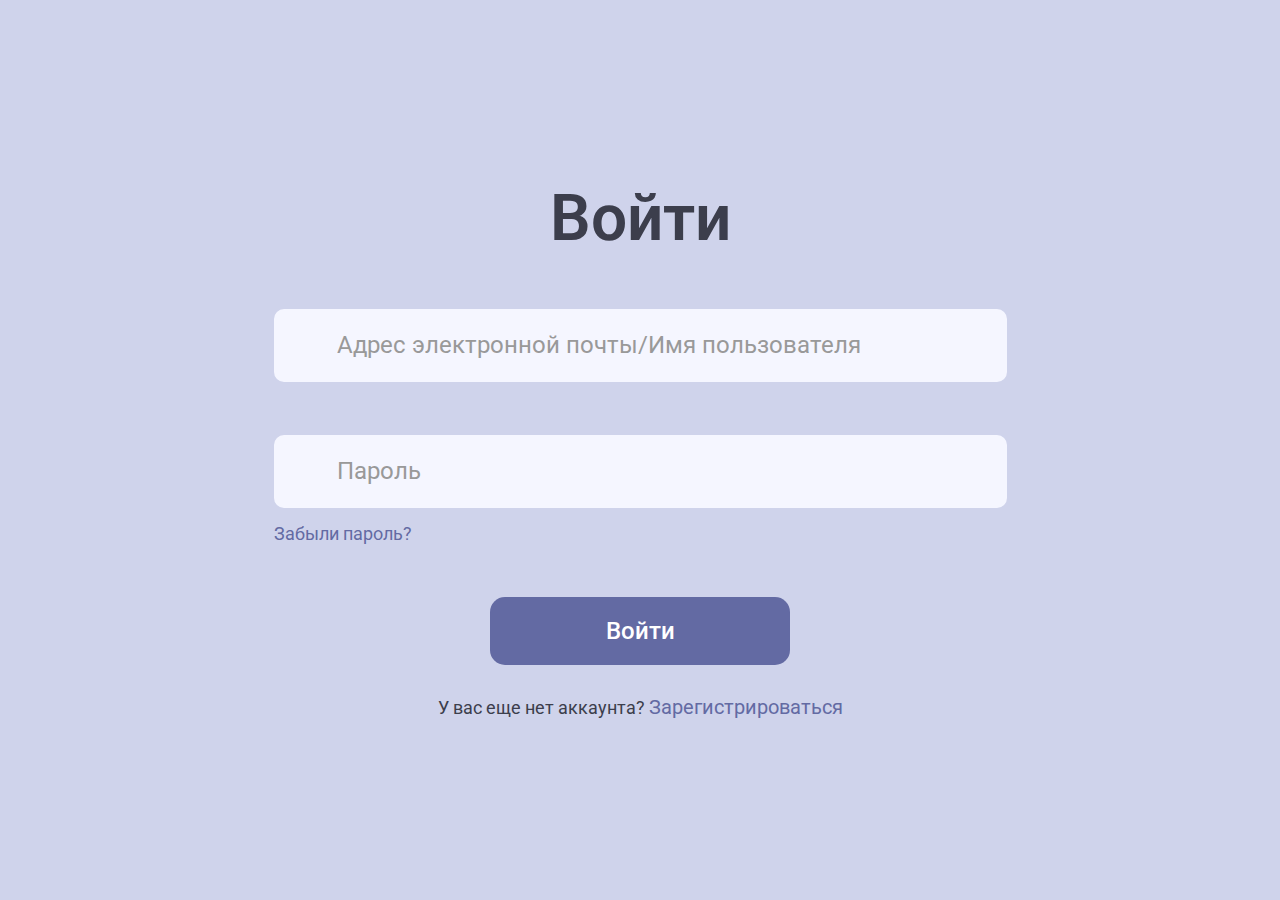
<file: login/login.html>
<!DOCTYPE html>
<html lang="ru">

<head>
    <meta charset="UTF-8">
    <meta name="viewport" content="width=device-width, initial-scale=1.0">
    <title>StudentPlanner</title>
    <link rel="stylesheet" href="login.css">
</head>

<body>
    <main>
        <div class="container-login">
            <div class="login">
                <h1>Войти</h1>

                <div class="login-input">
                    <input type="text" placeholder="Адрес электронной почты/Имя пользователя">
                </div>

                <div class="login-input last-input">
                    <input type="password" placeholder="Пароль">
                </div>

                <div class="login-forgot">
                    <a href="#">Забыли пароль?</a>
                </div>

                <div class="login-actions">
                    <button class="login-btn">Войти</button>
                    <div class="register-link">
                        У вас еще нет аккаунта? <a href="register.html">Зарегистрироваться</a>
                    </div>
                </div>
            </div>
        </div>
    </main>
</body>

</html>
</file>
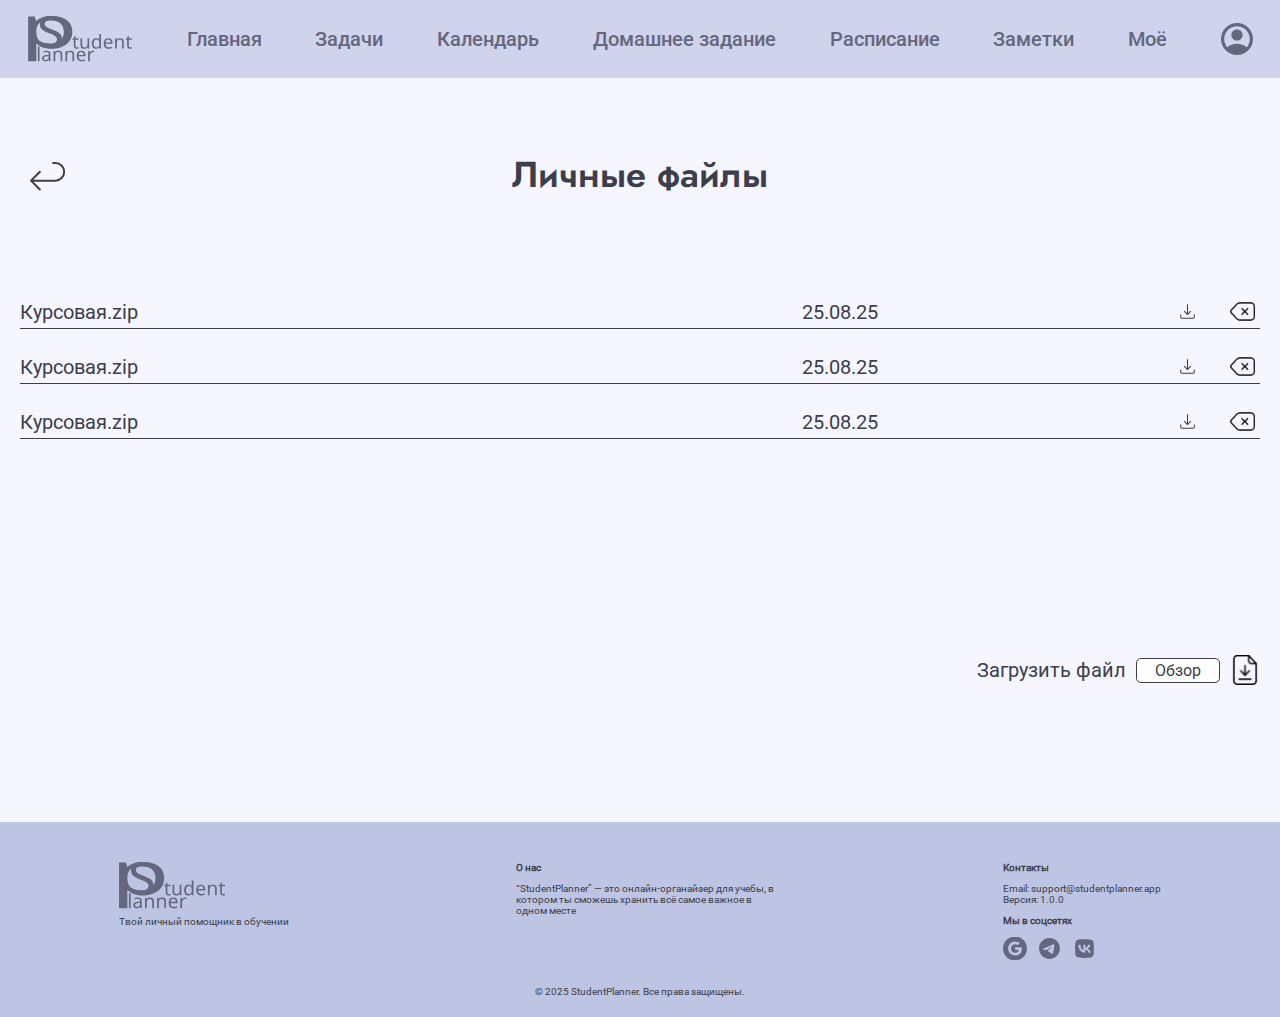
<file: privateFiles/privateFiels.html>
<!DOCTYPE html>
<html lang="ru">

<head>
    <meta charset="UTF-8">
    <meta name="viewport" content="width=device-width, initial-scale=1.0">
    <title>StudentPlanner</title>
    <link rel="stylesheet" href="privateFiels.css">
</head>

<body>
    <header>
        <nav>
            <img class="logotip" src="../media/newlogo.svg" alt="Логотип">
            <a>Главная</a>
            <a>Задачи</a>
            <a>Календарь</a>
            <a>Домашнее задание</a>
            <a>Расписание</a>
            <a>Заметки</a>
            <a>Моё</a>
            <img src="../media/Profile.svg" alt="Профиль">
        </nav>
    </header>

    <main>
        <section>
            <div class="container">
                <div class="title">
                    <img src="../media/back.svg" alt="back">
                    <p>Личные файлы</p>
                </div>

                <div class="main-private-fiels">
                    <div class="file-row">
                        <div class="one-private-fiels">
                            <span class="private-fiels-name">Курсовая.zip</span>
                            <span class="private-fiels-changes">25.08.25</span>
                            <div class="private-fiels-buttons">
                                <button class="private-fiels-download">
                                    <img src="../media/download.svg" alt="download">
                                </button>
                                <button class="private-fiels-delete">
                                    <img src="../media/delete.svg" alt="delete">
                                </button>
                            </div>
                        </div>
                        <div class="private-fiels-line"></div>
                    </div>

                    <div class="file-row">
                        <div class="one-private-fiels">
                            <span class="private-fiels-name">Курсовая.zip</span>
                            <span class="private-fiels-changes">25.08.25</span>
                            <div class="private-fiels-buttons">
                                <button class="private-fiels-download">
                                    <img src="../media/download.svg" alt="download">
                                </button>
                                <button class="private-fiels-delete">
                                    <img src="../media/delete.svg" alt="delete">
                                </button>
                            </div>
                        </div>
                        <div class="private-fiels-line"></div>
                    </div>

                    <div class="file-row">
                        <div class="one-private-fiels">
                            <span class="private-fiels-name">Курсовая.zip</span>
                            <span class="private-fiels-changes">25.08.25</span>
                            <div class="private-fiels-buttons">
                                <button class="private-fiels-download">
                                    <img src="../media/download.svg" alt="download">
                                </button>
                                <button class="private-fiels-delete">
                                    <img src="../media/delete.svg" alt="delete">
                                </button>
                            </div>
                        </div>
                        <div class="private-fiels-line"></div>
                    </div>
                </div>

                <div class="upload-file">
                    <span class="upload-file-text">Загрузить файл</span>
                    <div class="upload-file-input">
                        <input type="file" id="file-upload" class="file-input-hidden">
                        <label for="file-upload" class="upload-file-button">
                            Обзор
                        </label>
                        <img src="../media/file.svg" alt="upload">
                    </div>
                </div>
            </div>
            </div>
        </section>



        <footer>
            <div class="footer-container">

                <div class="footer-left">
                    <img class="footer-logo" src="../media/newlogo.svg" alt="Логотип">
                    <p class="footer-desc">Твой личный помощник в обучении
                    </p>
                </div>

                <div class="footer-info">
                    <h4>О нас</h4>
                    <p>“StudentPlanner” — это онлайн-органайзер для учебы,
                        в котором ты сможешь хранить всё самое важное в одном месте</p>
                </div>

                <div class="footer-contact">
                    <h4>Контакты</h4>
                    <p>Email: support@studentplanner.app</p>
                    <p>Версия: 1.0.0</p>

                    <div class="footer-social">
                        <h4>Мы в соцсетях</h4>
                        <div class="social-icons">
                            <img src="../media/goglenew.svg" alt="google">
                            <img src="../media/telegram.svg" alt="telegram">
                            <img src="../media/vk.svg" alt="vk">
                        </div>
                    </div>
                </div>

            </div>

            <div class="footer-bottom">
                <p>© 2025 StudentPlanner. Все права защищены.</p>
            </div>
        </footer>
    </main>
</body>

</html>
</file>
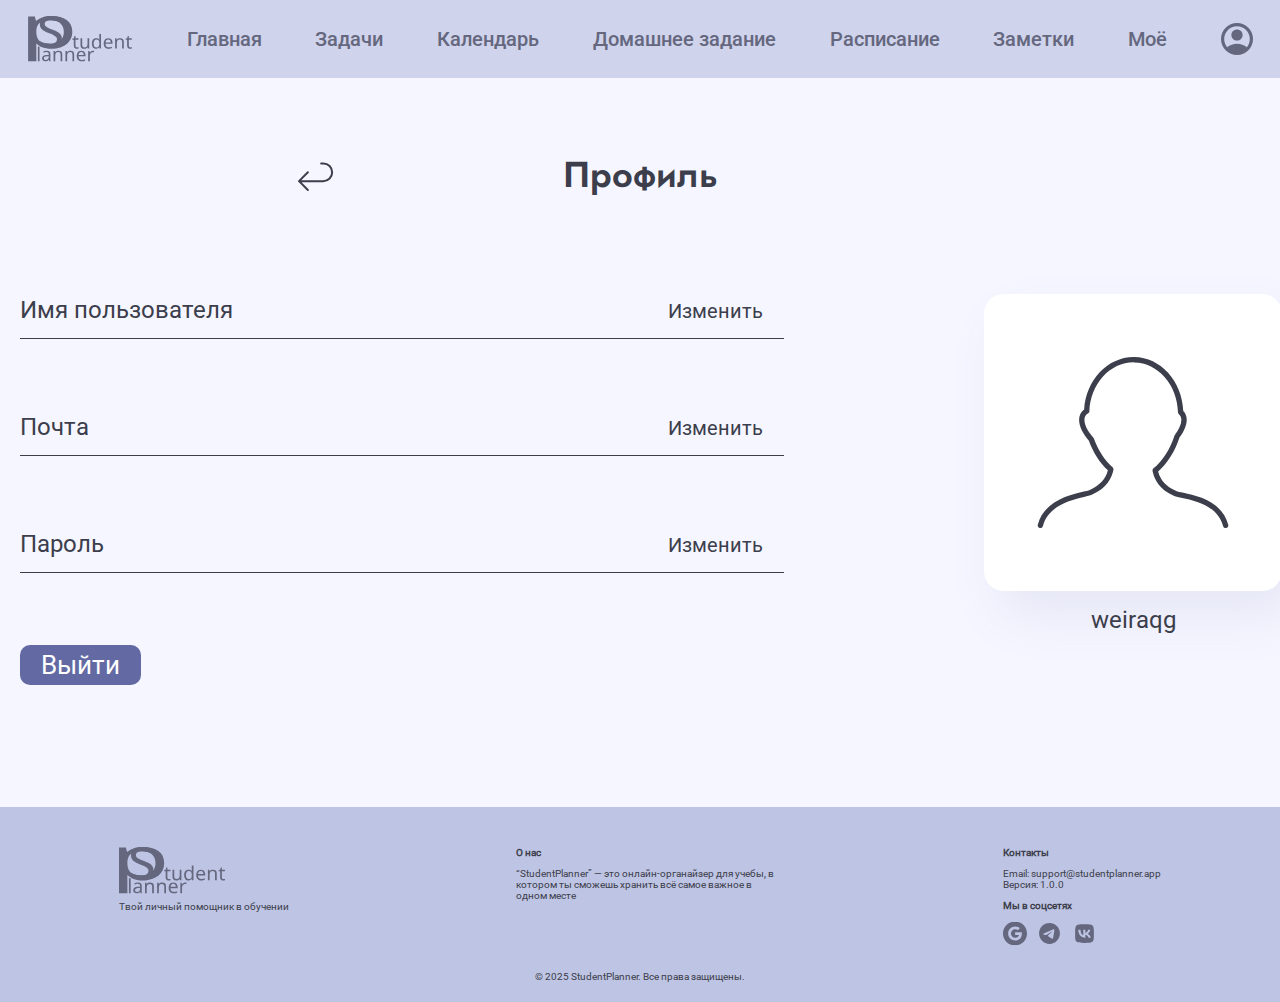
<file: profile/profile.html>
<!DOCTYPE html>
<html lang="ru">

<head>
    <meta charset="UTF-8">
    <meta name="viewport" content="width=device-width, initial-scale=1.0">
    <title>StudentPlanner</title>
    <link rel="stylesheet" href="profile.css">
</head>

<body>
    <header>
        <nav>
            <img class="logotip" src="../media/newlogo.svg" alt="Логотип">
            <a>Главная</a>
            <a>Задачи</a>
            <a>Календарь</a>
            <a>Домашнее задание</a>
            <a>Расписание</a>
            <a>Заметки</a>
            <a>Моё</a>
            <img src="../media/Profile.svg" alt="Профиль">
        </nav>
    </header>

    <main>
        <section>
            <div class="container">
                <div class="title">
                    <img src="../media/back.svg" alt="back">
                    <p>Профиль</p>
                </div>
                <div class="information-profile">
                    <div class="profile-fields">

                        <div class="field">
                            <div class="field-header">
                                <span class="field-name">Имя пользователя</span>
                                <button class="field-edit">Изменить</button>
                            </div>
                            <div class="field-line"></div>
                        </div>

                        <div class="field">
                            <div class="field-header">
                                <span class="field-name">Почта</span>
                                <button class="field-edit">Изменить</button>
                            </div>
                            <div class="field-line"></div>
                        </div>

                        <div class="field">
                            <div class="field-header">
                                <span class="field-name">Пароль</span>
                                <button class="field-edit">Изменить</button>
                            </div>
                            <div class="field-line"></div>
                        </div>
                    </div>

                    <div class="profile-right">
                        <div class="profile-card">
                            <img src="../media/profile (2).svg" alt="Аватар">
                        </div>
                        <p class="profile-nickname">weiraqg</p>

                    </div>
                </div>

                <button class="exit">Выйти</button>

        </section>











        <footer>
            <div class="footer-container">

                <div class="footer-left">
                    <img class="footer-logo" src="../media/newlogo.svg" alt="Логотип">
                    <p class="footer-desc">Твой личный помощник в обучении
                    </p>
                </div>

                <div class="footer-info">
                    <h4>О нас</h4>
                    <p>“StudentPlanner” — это онлайн-органайзер для учебы,
                        в котором ты сможешь хранить всё самое важное в одном месте</p>
                </div>

                <div class="footer-contact">
                    <h4>Контакты</h4>
                    <p>Email: support@studentplanner.app</p>
                    <p>Версия: 1.0.0</p>

                    <div class="footer-social">
                        <h4>Мы в соцсетях</h4>
                        <div class="social-icons">
                            <img src="../media/goglenew.svg" alt="google">
                            <img src="../media/telegram.svg" alt="telegram">
                            <img src="../media/vk.svg" alt="vk">
                        </div>
                    </div>
                </div>

            </div>

            <div class="footer-bottom">
                <p>© 2025 StudentPlanner. Все права защищены.</p>
            </div>
        </footer>
    </main>
</body>

</html>
</file>
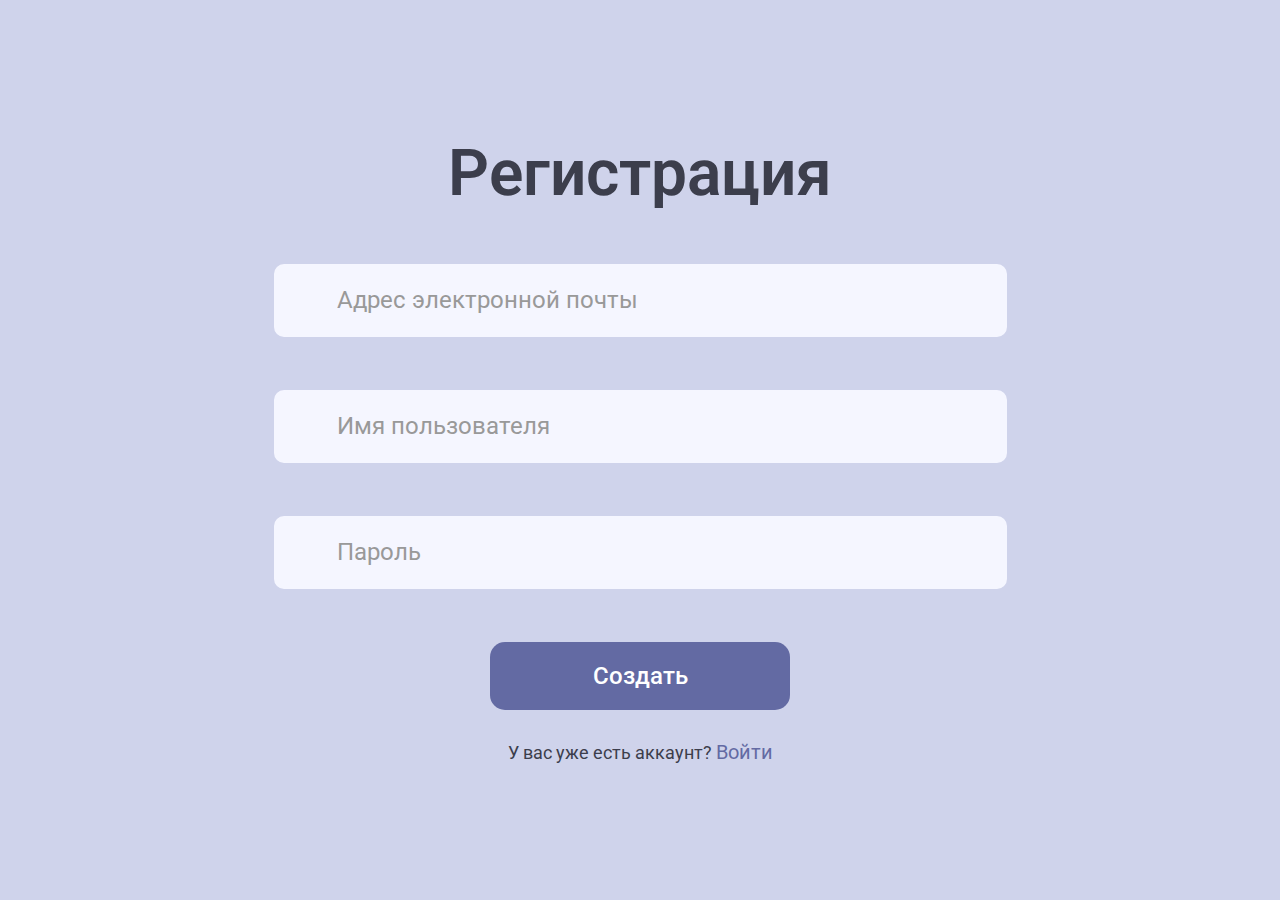
<file: register/register.html>
<!DOCTYPE html>
<html lang="ru">

<head>
    <meta charset="UTF-8">
    <meta name="viewport" content="width=device-width, initial-scale=1.0">
    <title>StudentPlanner</title>
    <link rel="stylesheet" href="register.css">
</head>

<body>
    <main>
        <div class="container-register">
            <div class="register">
                <h1>Регистрация</h1>

                <div class="register-input">
                    <input type="email" placeholder="Адрес электронной почты">
                </div>

                <div class="register-input">
                    <input type="text" placeholder="Имя пользователя">
                </div>

                <div class="register-input">
                    <input type="password" placeholder="Пароль">
                </div>

                <div class="register-actions">
                    <button class="register-btn">Создать</button>
                    <div class="login-link">
                        У вас уже есть аккаунт? <a href="#">Войти</a>
                    </div>
                </div>
            </div>
        </div>
    </main>
</body>

</html>
</file>
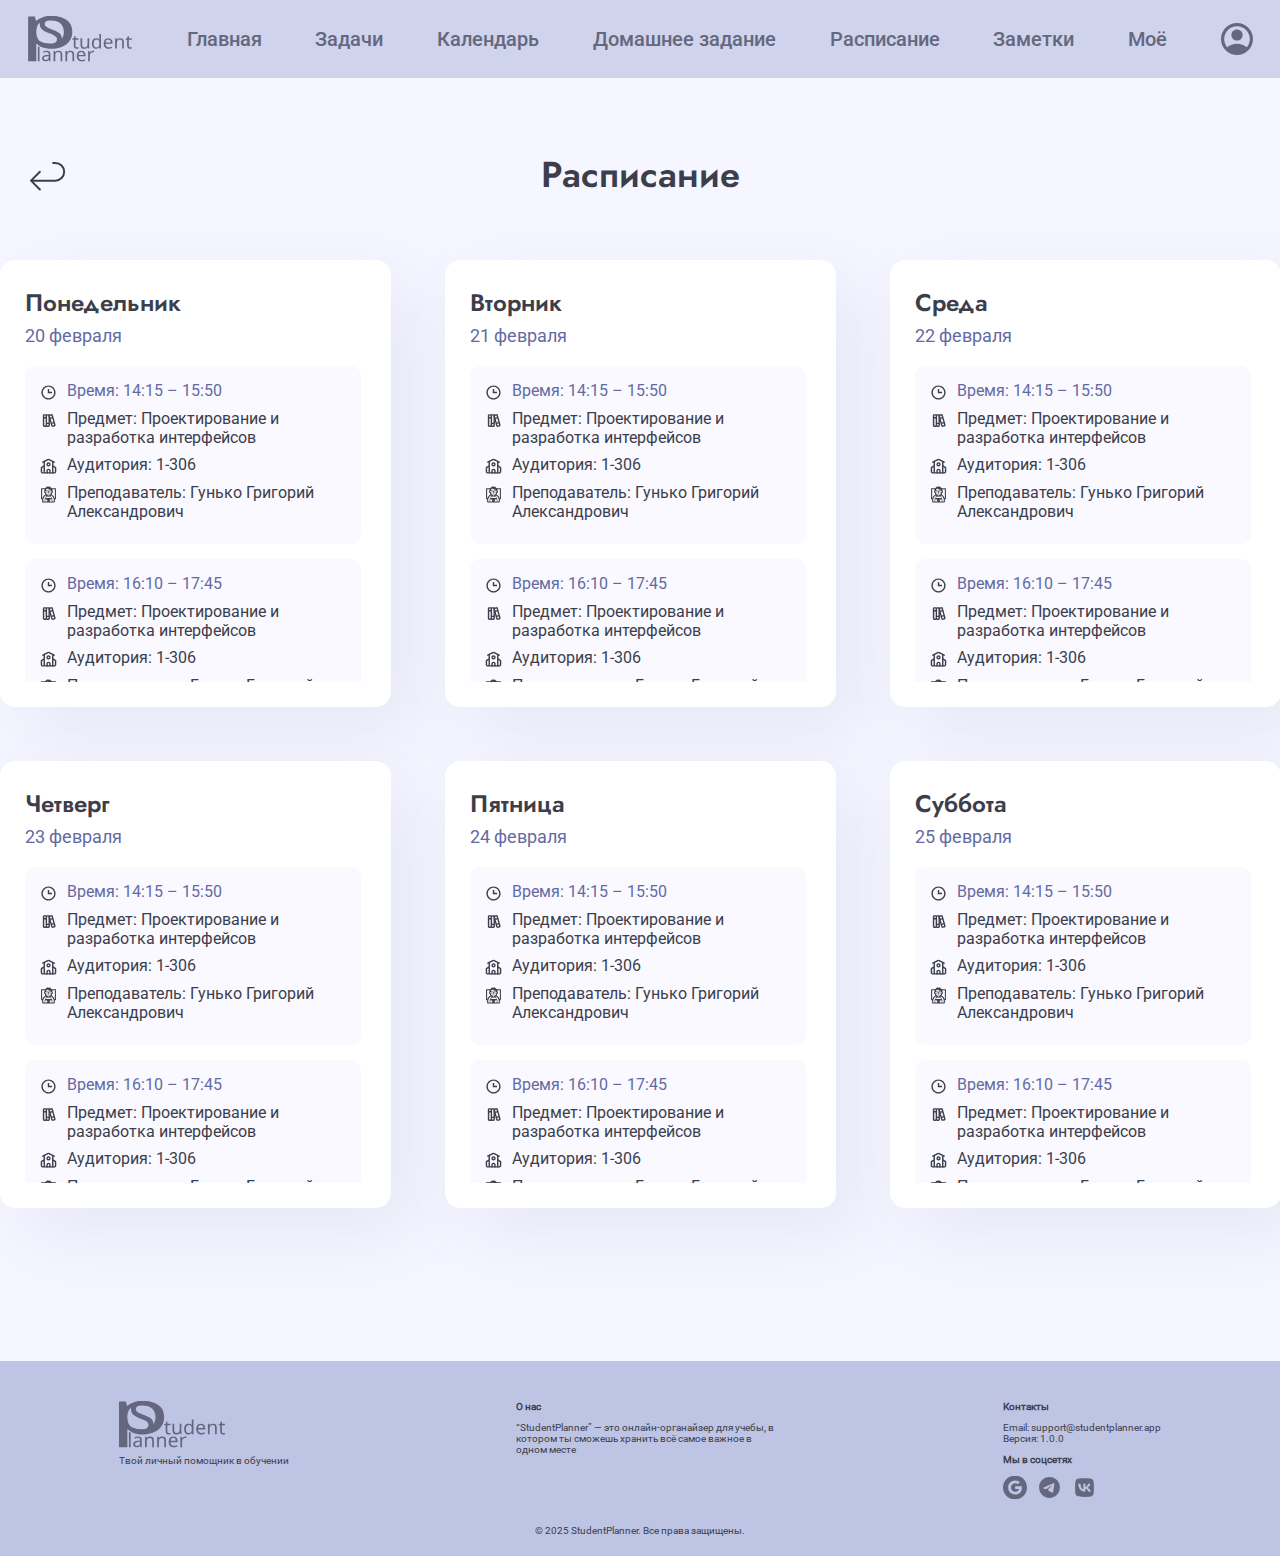
<file: shedule/shedule.html>
<!DOCTYPE html>
<html lang="ru">

<head>
    <meta charset="UTF-8">
    <title>StudentPlanner</title>
    <link rel="stylesheet" href="shedule.css">
</head>

<body>
    <header>
        <nav>
            <img class="logotip" src="../media/newlogo.svg" alt="Логотип">
            <a>Главная</a>
            <a>Задачи</a>
            <a>Календарь</a>
            <a>Домашнее задание</a>
            <a>Расписание</a>
            <a>Заметки</a>
            <a>Моё</a>
            <img src="../media/Profile.svg" alt="Профиль">
        </nav>
    </header>

    <main>
        <section>
            <div class="container">
                <div class="title">
                    <img src="../media/back.svg" alt="back">
                    <p>Расписание</p>
                </div>

                <div class="schedule-container">
                    <div class="all-card">
                        <div class="day-card">
                            <div class="day-header">
                                <h3>Понедельник</h3>
                                <p class="date">20 февраля</p>
                            </div>

                            <div class="day-lessons">
                                <div class="lesson">
                                    <div class="time">
                                        <img class="icons" src="/media/time.svg" alt="time" />
                                        <p>Время: 14:15 – 15:50</p>
                                    </div>
                                    <div class="subject">
                                        <img class="icons" src="/media/books.svg" alt="subject" />
                                        <p>Предмет: Проектирование и разработка интерфейсов</p>
                                    </div>
                                    <div class="classroom">
                                        <img class="icons" src="/media/chool.svg" alt="classroom" />
                                        <p>Аудитория: 1-306</p>
                                    </div>
                                    <div class="teacher">
                                        <img class="icons" src="/media/teacher.svg" alt="teacher" />
                                        <p>Преподаватель: Гунько Григорий Александрович</p>
                                    </div>
                                </div>

                                <div class="lesson">
                                    <div class="time">
                                        <img class="icons" src="/media/time.svg" alt="time" />
                                        <p>Время: 16:10 – 17:45</p>
                                    </div>
                                    <div class="subject">
                                        <img class="icons" src="/media/books.svg" alt="subject" />
                                        <p>Предмет: Проектирование и разработка интерфейсов</p>
                                    </div>
                                    <div class="classroom">
                                        <img class="icons" src="/media/chool.svg" alt="classroom" />
                                        <p>Аудитория: 1-306</p>
                                    </div>
                                    <div class="teacher">
                                        <img class="icons" src="/media/teacher.svg" alt="teacher" />
                                        <p>Преподаватель: Гунько Григорий Александрович</p>
                                    </div>
                                </div>

                                <div class="lesson">
                                    <div class="time">
                                        <img class="icons" src="/media/time.svg" alt="time" />
                                        <p>Время: 17:55 – 19:30</p>
                                    </div>
                                    <div class="subject">
                                        <img class="icons" src="/media/books.svg" alt="subject" />
                                        <p>Предмет: Проектирование и разработка интерфейсов</p>
                                    </div>
                                    <div class="classroom">
                                        <img class="icons" src="/media/chool.svg" alt="classroom" />
                                        <p>Аудитория: 1-306</p>
                                    </div>
                                    <div class="teacher">
                                        <img class="icons" src="/media/teacher.svg" alt="teacher" />
                                        <p>Преподаватель: Гунько Григорий Александрович</p>
                                    </div>
                                </div>
                            </div>
                        </div>


                        <div class="day-card">
                            <div class="day-header">
                                <h3>Вторник</h3>
                                <p class="date">21 февраля</p>
                            </div>

                            <div class="day-lessons">
                                <div class="lesson">
                                    <div class="time">
                                        <img class="icons" src="/media/time.svg" alt="time" />
                                        <p>Время: 14:15 – 15:50</p>
                                    </div>
                                    <div class="subject">
                                        <img class="icons" src="/media/books.svg" alt="subject" />
                                        <p>Предмет: Проектирование и разработка интерфейсов</p>
                                    </div>
                                    <div class="classroom">
                                        <img class="icons" src="/media/chool.svg" alt="classroom" />
                                        <p>Аудитория: 1-306</p>
                                    </div>
                                    <div class="teacher">
                                        <img class="icons" src="/media/teacher.svg" alt="teacher" />
                                        <p>Преподаватель: Гунько Григорий Александрович</p>
                                    </div>
                                </div>

                                <div class="lesson">
                                    <div class="time">
                                        <img class="icons" src="/media/time.svg" alt="time" />
                                        <p>Время: 16:10 – 17:45</p>
                                    </div>
                                    <div class="subject">
                                        <img class="icons" src="/media/books.svg" alt="subject" />
                                        <p>Предмет: Проектирование и разработка интерфейсов</p>
                                    </div>
                                    <div class="classroom">
                                        <img class="icons" src="/media/chool.svg" alt="classroom" />
                                        <p>Аудитория: 1-306</p>
                                    </div>
                                    <div class="teacher">
                                        <img class="icons" src="/media/teacher.svg" alt="teacher" />
                                        <p>Преподаватель: Гунько Григорий Александрович</p>
                                    </div>
                                </div>

                                <div class="lesson">
                                    <div class="time">
                                        <img class="icons" src="/media/time.svg" alt="time" />
                                        <p>Время: 17:55 – 19:30</p>
                                    </div>
                                    <div class="subject">
                                        <img class="icons" src="/media/books.svg" alt="subject" />
                                        <p>Предмет: Проектирование и разработка интерфейсов</p>
                                    </div>
                                    <div class="classroom">
                                        <img class="icons" src="/media/chool.svg" alt="classroom" />
                                        <p>Аудитория: 1-306</p>
                                    </div>
                                    <div class="teacher">
                                        <img class="icons" src="/media/teacher.svg" alt="teacher" />
                                        <p>Преподаватель: Гунько Григорий Александрович</p>
                                    </div>
                                </div>
                            </div>
                        </div>


                        <div class="day-card">
                            <div class="day-header">
                                <h3>Среда</h3>
                                <p class="date">22 февраля</p>
                            </div>

                            <div class="day-lessons">
                                <div class="lesson">
                                    <div class="time">
                                        <img class="icons" src="/media/time.svg" alt="time" />
                                        <p>Время: 14:15 – 15:50</p>
                                    </div>
                                    <div class="subject">
                                        <img class="icons" src="/media/books.svg" alt="subject" />
                                        <p>Предмет: Проектирование и разработка интерфейсов</p>
                                    </div>
                                    <div class="classroom">
                                        <img class="icons" src="/media/chool.svg" alt="classroom" />
                                        <p>Аудитория: 1-306</p>
                                    </div>
                                    <div class="teacher">
                                        <img class="icons" src="/media/teacher.svg" alt="teacher" />
                                        <p>Преподаватель: Гунько Григорий Александрович</p>
                                    </div>
                                </div>

                                <div class="lesson">
                                    <div class="time">
                                        <img class="icons" src="/media/time.svg" alt="time" />
                                        <p>Время: 16:10 – 17:45</p>
                                    </div>
                                    <div class="subject">
                                        <img class="icons" src="/media/books.svg" alt="subject" />
                                        <p>Предмет: Проектирование и разработка интерфейсов</p>
                                    </div>
                                    <div class="classroom">
                                        <img class="icons" src="/media/chool.svg" alt="classroom" />
                                        <p>Аудитория: 1-306</p>
                                    </div>
                                    <div class="teacher">
                                        <img class="icons" src="/media/teacher.svg" alt="teacher" />
                                        <p>Преподаватель: Гунько Григорий Александрович</p>
                                    </div>
                                </div>

                                <div class="lesson">
                                    <div class="time">
                                        <img class="icons" src="/media/time.svg" alt="time" />
                                        <p>Время: 17:55 – 19:30</p>
                                    </div>
                                    <div class="subject">
                                        <img class="icons" src="/media/books.svg" alt="subject" />
                                        <p>Предмет: Проектирование и разработка интерфейсов</p>
                                    </div>
                                    <div class="classroom">
                                        <img class="icons" src="/media/chool.svg" alt="classroom" />
                                        <p>Аудитория: 1-306</p>
                                    </div>
                                    <div class="teacher">
                                        <img class="icons" src="/media/teacher.svg" alt="teacher" />
                                        <p>Преподаватель: Гунько Григорий Александрович</p>
                                    </div>
                                </div>
                            </div>
                        </div>



                        <div class="day-card">
                            <div class="day-header">
                                <h3>Четверг</h3>
                                <p class="date">23 февраля</p>
                            </div>

                            <div class="day-lessons">
                                <div class="lesson">
                                    <div class="time">
                                        <img class="icons" src="/media/time.svg" alt="time" />
                                        <p>Время: 14:15 – 15:50</p>
                                    </div>
                                    <div class="subject">
                                        <img class="icons" src="/media/books.svg" alt="subject" />
                                        <p>Предмет: Проектирование и разработка интерфейсов</p>
                                    </div>
                                    <div class="classroom">
                                        <img class="icons" src="/media/chool.svg" alt="classroom" />
                                        <p>Аудитория: 1-306</p>
                                    </div>
                                    <div class="teacher">
                                        <img class="icons" src="/media/teacher.svg" alt="teacher" />
                                        <p>Преподаватель: Гунько Григорий Александрович</p>
                                    </div>
                                </div>

                                <div class="lesson">
                                    <div class="time">
                                        <img class="icons" src="/media/time.svg" alt="time" />
                                        <p>Время: 16:10 – 17:45</p>
                                    </div>
                                    <div class="subject">
                                        <img class="icons" src="/media/books.svg" alt="subject" />
                                        <p>Предмет: Проектирование и разработка интерфейсов</p>
                                    </div>
                                    <div class="classroom">
                                        <img class="icons" src="/media/chool.svg" alt="classroom" />
                                        <p>Аудитория: 1-306</p>
                                    </div>
                                    <div class="teacher">
                                        <img class="icons" src="/media/teacher.svg" alt="teacher" />
                                        <p>Преподаватель: Гунько Григорий Александрович</p>
                                    </div>
                                </div>

                                <div class="lesson">
                                    <div class="time">
                                        <img class="icons" src="/media/time.svg" alt="time" />
                                        <p>Время: 17:55 – 19:30</p>
                                    </div>
                                    <div class="subject">
                                        <img class="icons" src="/media/books.svg" alt="subject" />
                                        <p>Предмет: Проектирование и разработка интерфейсов</p>
                                    </div>
                                    <div class="classroom">
                                        <img class="icons" src="/media/chool.svg" alt="classroom" />
                                        <p>Аудитория: 1-306</p>
                                    </div>
                                    <div class="teacher">
                                        <img class="icons" src="/media/teacher.svg" alt="teacher" />
                                        <p>Преподаватель: Гунько Григорий Александрович</p>
                                    </div>
                                </div>
                            </div>
                        </div>


                        <div class="day-card">
                            <div class="day-header">
                                <h3>Пятница</h3>
                                <p class="date">24 февраля</p>
                            </div>

                            <div class="day-lessons">
                                <div class="lesson">
                                    <div class="time">
                                        <img class="icons" src="/media/time.svg" alt="time" />
                                        <p>Время: 14:15 – 15:50</p>
                                    </div>
                                    <div class="subject">
                                        <img class="icons" src="/media/books.svg" alt="subject" />
                                        <p>Предмет: Проектирование и разработка интерфейсов</p>
                                    </div>
                                    <div class="classroom">
                                        <img class="icons" src="/media/chool.svg" alt="classroom" />
                                        <p>Аудитория: 1-306</p>
                                    </div>
                                    <div class="teacher">
                                        <img class="icons" src="/media/teacher.svg" alt="teacher" />
                                        <p>Преподаватель: Гунько Григорий Александрович</p>
                                    </div>
                                </div>

                                <div class="lesson">
                                    <div class="time">
                                        <img class="icons" src="/media/time.svg" alt="time" />
                                        <p>Время: 16:10 – 17:45</p>
                                    </div>
                                    <div class="subject">
                                        <img class="icons" src="/media/books.svg" alt="subject" />
                                        <p>Предмет: Проектирование и разработка интерфейсов</p>
                                    </div>
                                    <div class="classroom">
                                        <img class="icons" src="/media/chool.svg" alt="classroom" />
                                        <p>Аудитория: 1-306</p>
                                    </div>
                                    <div class="teacher">
                                        <img class="icons" src="/media/teacher.svg" alt="teacher" />
                                        <p>Преподаватель: Гунько Григорий Александрович</p>
                                    </div>
                                </div>

                                <div class="lesson">
                                    <div class="time">
                                        <img class="icons" src="/media/time.svg" alt="time" />
                                        <p>Время: 17:55 – 19:30</p>
                                    </div>
                                    <div class="subject">
                                        <img class="icons" src="/media/books.svg" alt="subject" />
                                        <p>Предмет: Проектирование и разработка интерфейсов</p>
                                    </div>
                                    <div class="classroom">
                                        <img class="icons" src="/media/chool.svg" alt="classroom" />
                                        <p>Аудитория: 1-306</p>
                                    </div>
                                    <div class="teacher">
                                        <img class="icons" src="/media/teacher.svg" alt="teacher" />
                                        <p>Преподаватель: Гунько Григорий Александрович</p>
                                    </div>
                                </div>
                            </div>
                        </div>


                        <div class="day-card">
                            <div class="day-header">
                                <h3>Суббота</h3>
                                <p class="date">25 февраля</p>
                            </div>

                            <div class="day-lessons">
                                <div class="lesson">
                                    <div class="time">
                                        <img class="icons" src="/media/time.svg" alt="time" />
                                        <p>Время: 14:15 – 15:50</p>
                                    </div>
                                    <div class="subject">
                                        <img class="icons" src="/media/books.svg" alt="subject" />
                                        <p>Предмет: Проектирование и разработка интерфейсов</p>
                                    </div>
                                    <div class="classroom">
                                        <img class="icons" src="/media/chool.svg" alt="classroom" />
                                        <p>Аудитория: 1-306</p>
                                    </div>
                                    <div class="teacher">
                                        <img class="icons" src="/media/teacher.svg" alt="teacher" />
                                        <p>Преподаватель: Гунько Григорий Александрович</p>
                                    </div>
                                </div>

                                <div class="lesson">
                                    <div class="time">
                                        <img class="icons" src="/media/time.svg" alt="time" />
                                        <p>Время: 16:10 – 17:45</p>
                                    </div>
                                    <div class="subject">
                                        <img class="icons" src="/media/books.svg" alt="subject" />
                                        <p>Предмет: Проектирование и разработка интерфейсов</p>
                                    </div>
                                    <div class="classroom">
                                        <img class="icons" src="/media/chool.svg" alt="classroom" />
                                        <p>Аудитория: 1-306</p>
                                    </div>
                                    <div class="teacher">
                                        <img class="icons" src="/media/teacher.svg" alt="teacher" />
                                        <p>Преподаватель: Гунько Григорий Александрович</p>
                                    </div>
                                </div>

                                <div class="lesson">
                                    <div class="time">
                                        <img class="icons" src="/media/time.svg" alt="time" />
                                        <p>Время: 17:55 – 19:30</p>
                                    </div>
                                    <div class="subject">
                                        <img class="icons" src="/media/books.svg" alt="subject" />
                                        <p>Предмет: Проектирование и разработка интерфейсов</p>
                                    </div>
                                    <div class="classroom">
                                        <img class="icons" src="/media/chool.svg" alt="classroom" />
                                        <p>Аудитория: 1-306</p>
                                    </div>
                                    <div class="teacher">
                                        <img class="icons" src="/media/teacher.svg" alt="teacher" />
                                        <p>Преподаватель: Гунько Григорий Александрович</p>
                                    </div>
                                </div>
                            </div>
                        </div>
                    </div>
                </div>
            </div>
        </section>

        <footer>
            <div class="footer-container">

                <div class="footer-left">
                    <img class="footer-logo" src="../media/newlogo.svg" alt="Логотип">
                    <p class="footer-desc">Твой личный помощник в обучении
                    </p>
                </div>

                <div class="footer-info">
                    <h4>О нас</h4>
                    <p>“StudentPlanner” — это онлайн-органайзер для учебы,
                        в котором ты сможешь хранить всё самое важное в одном месте</p>
                </div>

                <div class="footer-contact">
                    <h4>Контакты</h4>
                    <p>Email: support@studentplanner.app</p>
                    <p>Версия: 1.0.0</p>

                    <div class="footer-social">
                        <h4>Мы в соцсетях</h4>
                        <div class="social-icons">
                            <img src="../media/goglenew.svg" alt="google">
                            <img src="../media/telegram.svg" alt="telegram">
                            <img src="../media/vk.svg" alt="vk">
                        </div>
                    </div>
                </div>

            </div>

            <div class="footer-bottom">
                <p>© 2025 StudentPlanner. Все права защищены.</p>
            </div>
        </footer>
    </main>
</body>

</html>
</file>
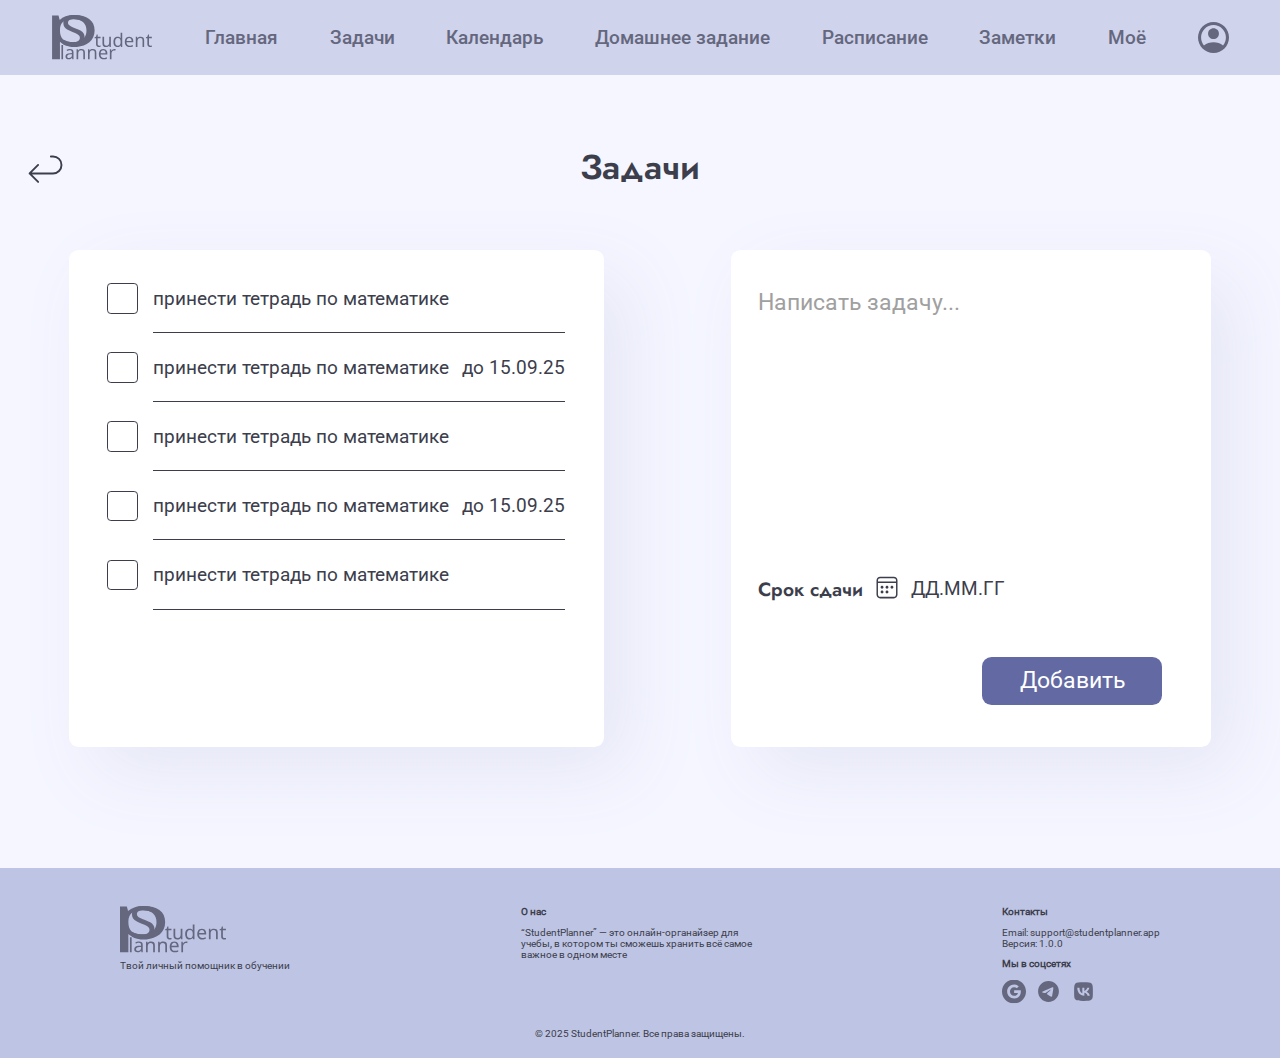
<file: task/task.html>
<!DOCTYPE html>
<html lang="ru">

<head>
    <meta charset="UTF-8">
    <meta name="viewport" content="width=device-width, initial-scale=1.0">
    <title>StudentPlanner</title>
    <link rel="stylesheet" href="task.css">
</head>

<body>
    <header>
        <nav>
            <img class="logotip" src="../media/newlogo.svg" alt="Логотип">
            <a>Главная</a>
            <a>Задачи</a>
            <a>Календарь</a>
            <a>Домашнее задание</a>
            <a>Расписание</a>
            <a>Заметки</a>
            <a>Моё</a>
            <img src="../media/Profile.svg" alt="Профиль">
        </nav>
    </header>

    <main>
        <section>
            <div class="container">
                <div class="title">
                    <img src="../media/back.svg" alt="back">
                    <p>Задачи</p>
                </div>

                <div class="tasks-two-columns">
                    <div class="tasks-left">
                        <div class="all-tasks">
                            <div class="all-tasks-task">
                                <input type="checkbox" id="task1" />
                                <label for="task1">принести тетрадь по математике</label>
                                <div class="all-tasks-task-line"></div>
                            </div>

                            <div class="all-tasks-task">
                                <input type="checkbox" id="task2" />
                                <label for="task2">принести тетрадь по математике</label>
                                <p>до 15.09.25</p>
                                <div class="all-tasks-task-line"></div>
                            </div>

                            <div class="all-tasks-task">
                                <input type="checkbox" id="task3" />
                                <label for="task3">принести тетрадь по математике</label>
                                <div class="all-tasks-task-line"></div>
                            </div>

                            <div class="all-tasks-task">
                                <input type="checkbox" id="task4" />
                                <label for="task4">принести тетрадь по математике</label>
                                <p>до 15.09.25</p>
                                <div class="all-tasks-task-line"></div>
                            </div>

                            <div class="all-tasks-task">
                                <input type="checkbox" id="task5" />
                                <label for="task5">принести тетрадь по математике</label>
                                <div class="all-tasks-task-line"></div>
                            </div>
                        </div>
                    </div>

                    <div class="tasks-right">
                        <div class="add-task-form">
                            <div class="new-task-input">
                                <input type="text" placeholder="Написать задачу...">
                            </div>

                            <div class="deadline-section">
                                <div class="deadline-label">Срок сдачи</div>
                                <div class="deadline-input-wrapper">
                                    <label for="deadline-date" class="deadline-icon-button">
                                        <img src="../media/calendar.svg" alt="Календарь">
                                    </label>
                                    <div class="deadline-display">ДД.ММ.ГГ</div>
                                </div>
                            </div>

                            <button class="add-task-button">Добавить</button>
                        </div>
                    </div>
        </section>

        <footer>
            <div class="footer-container">
                <div class="footer-left">
                    <img class="footer-logo" src="../media/newlogo.svg" alt="Логотип">
                    <p class="footer-desc">Твой личный помощник в обучении</p>
                </div>

                <div class="footer-info">
                    <h4>О нас</h4>
                    <p>“StudentPlanner” — это онлайн-органайзер для учебы, в котором ты сможешь хранить всё самое важное
                        в одном месте</p>
                </div>

                <div class="footer-contact">
                    <h4>Контакты</h4>
                    <p>Email: support@studentplanner.app</p>
                    <p>Версия: 1.0.0</p>

                    <div class="footer-social">
                        <h4>Мы в соцсетях</h4>
                        <div class="social-icons">
                            <img src="../media/goglenew.svg" alt="google">
                            <img src="../media/telegram.svg" alt="Telegram">
                            <img src="../media/vk.svg" alt="VK">
                        </div>
                    </div>
                </div>
            </div>

            <div class="footer-bottom">
                <p>© 2025 StudentPlanner. Все права защищены.</p>
            </div>
        </footer>
    </main>
</body>

</html>
</file>
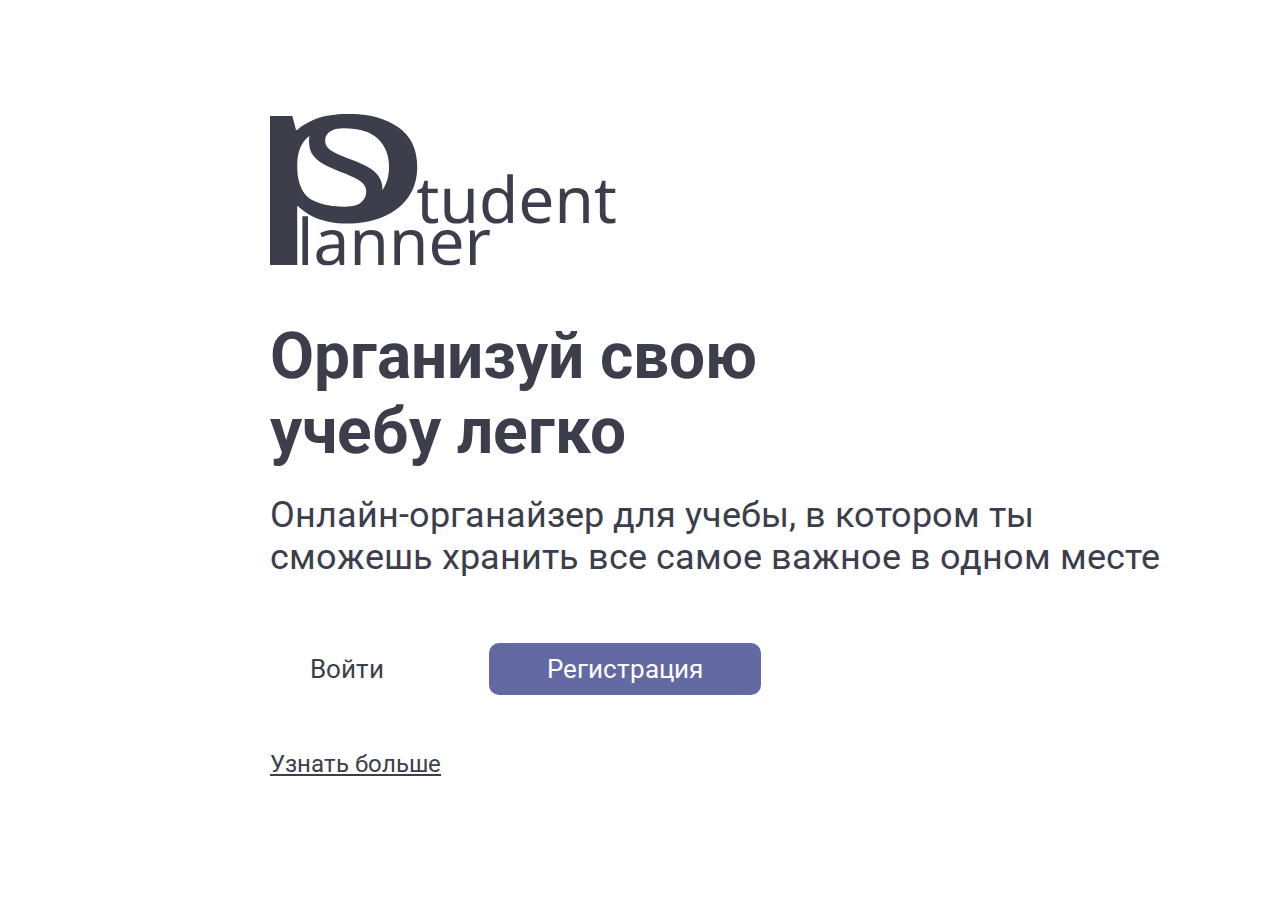
<file: welcome/welcome.html>
<!DOCTYPE html>
<html lang="ru">

<head>
    <meta charset="UTF-8">
    <title>StudentPlanner</title>
    <link rel="stylesheet" href="welcome.css">
</head>

<body>
    <main>
        <div class="containerwelcome">
                <div class="logotip">
                    <img src="../media/lalalalal 1.svg" alt="logo">
                </div>
                <div class="main-text">
                    <h1>Организуй свою учебу легко</h1>
                    <p>Онлайн-органайзер для учебы, в котором ты сможешь хранить все самое важное в одном месте</p>
                </div>
                <div class="login">
                    <button>Войти</button>
                    <button class="register">Регистрация</button>
                </div>
                <div class="more-information">
                    <p>Узнать больше</p>
                </div>
        </div>
    </main>
</body>
</html>
</file>
<file: css/style.css>
html {
  font-size: 62.5%;
}

@media (min-width: 2560px) {
  html {
    font-size: 83.3%;
  }
}

* {
  margin: 0;
  padding: 0;
}

button,
input {
  outline: none;
  border: none;
}

button:active,
button:focus,
button:focus-visible {
  outline: none;
  box-shadow: none;
  background: none;
  border: none;
  transform: none;
}

@font-face {
  font-family: "RobotoRegular";
  src: url("../fonts/Roboto/static/Roboto-Regular.ttf")
}

@font-face {
  font-family: "RobotoSemiBold";
  src: url("../fonts/Roboto/Roboto-SemiBold.ttf");
}

@font-face {
  font-family: "RobotoMedium";
  src: url("../fonts/Roboto/static/Roboto-Medium.ttf");
}

@font-face {
  font-family: 'JostRegular';
  src: url('../fonts/Jost/Jost-Regular.ttf');
}

@font-face {
  font-family: 'JostSemiBold';
  src: url('../fonts/Jost/Jost-SemiBold.ttf');
}

@font-face {
  font-family: 'JostMedium';
  src: url('../fonts/Jost/static/Jost-Medium.ttf');
}

h2 {
  font-size: 3.2rem;
  font-family: 'JostSemiBold';
  color: #3C3E4C;
}

a {
  color: #64677E;
  font-size: 2rem;
}

header {
  background-color: #CFD3EB;
  display: flex;
  justify-content: space-around;
  align-items: center;
  width: 100%;
  height: 7.8rem;
  font-family: "RobotoMedium";
  margin-bottom: 5rem;
}

nav {
  display: flex;
  margin: 0 auto;
  width: 128rem;
  justify-content: space-between;
  align-items: center;
}

.logotip {
  width: 10.6rem;
  height: 4.6rem;
}

nav>img {
  width: 3.2rem;
  height: 3.2rem;
}

body {
  background-color: #F5F6FF;
}

.container {
  max-width: 1280px;
  margin: 0 auto;
  padding: 20px;
}

.cards {
  display: flex;
  flex-wrap: wrap;
  justify-content: space-between;
}

.card {
  max-width: 60rem;
  box-shadow: 26px 25px 75px #E6E7F6;
  border-radius: 2rem;
  margin-bottom: 8rem;
}

.card-head {
  background-color: #BEC4E3;
  height: 7.3rem;
  border-radius: 2rem 2rem 0 0;
  padding-left: 5rem;
  display: flex;
  align-items: center;
}

.card-body {
  background-color: #FFF;
  padding: 3.2rem;
  height: 45.5rem;
  width: 53.5rem;
  border-radius: 0 0 2rem 2rem;
}

.card-body-input {
  display: flex;
  justify-content: space-between;
  gap: 3.2rem;
  margin-bottom: 3.2rem;
}

.card-body-input>input {
  font-size: 2.6rem;
  border: solid 1px #000;
  border-radius: 1rem;
  padding: 1.4rem 0 1.4rem 2rem;
  width: 100%;
}

.card-body-input>button {
  font-size: 2.6rem;
  color: #FFF;
  background-color: #636AA3;
  border-radius: 1rem;
  padding: 1rem 2rem;
  cursor: pointer;
}

.card-body-tasks {
  display: flex;
  flex-direction: column;
  gap: 4.3rem;
  font-size: 2.6rem;
  color: #3C3E4C;
  font-family: "RobotoRegular";
  margin-top: 7rem;
}

.card-body-tasks-task {
  display: flex;
  gap: 1.6rem;

}

.card-body-tasks-task>input {
  appearance: none;
  -webkit-appearance: none;
  width: 3.2rem;
  height: 3.2rem;
  border: 0.1rem solid #3C3E4C;
  border-radius: 25%;
  cursor: pointer;
  display: inline-block;
  position: relative;
}

/* Активное состояние */
.card-body-tasks-task>input:checked {
  background-color: #3C3E4C;
  border-color: #3C3E4C;
}

/* Галочка */
.card-body-tasks-task>input:checked::after {
  content: "";
  position: absolute;
  left: 50%;
  top: 50%;
  width: 1.2rem;
  height: 0.6rem;
  border-left: 3px solid white;
  border-bottom: 3px solid white;
  transform: translate(-50%, -60%) rotate(-45deg);
}

.card-body-tasks-task>input:checked+label {
  text-decoration: line-through;
  color: #9aa0c3;
}

.card-body-calendar-month {
  font-family: "RobotoMedium";
  font-size: 2.4rem;
  color: #3C3E4C;
  display: flex;
  justify-content: center;
  margin-top: 1.5rem;
  margin-bottom: 3rem;
}

.calendar {
  margin: 5rem;
}

.card-calendar-week {
  display: grid;
  grid-template-columns: repeat(7, 1fr);
  grid-template-rows: repeat(2, 1fr);
  gap: 5.3rem;
  font-family: "RobotoRegular";
  font-size: 2.4rem;
  color: #3C3E4C;

}

.card-calendar-days {
  display: grid;
  grid-template-columns: repeat(7, 1fr);
  grid-template-rows: repeat(5, 1fr);
  gap: 5.3rem;
  font-family: "RobotoRegular";
  font-size: 2.4rem;
  color: #3C3E4C;
}

/* .card-calendar-days-after {
  display: grid;
  grid-template-columns: repeat(7, 1fr);
  grid-template-rows: repeat(3, 1fr);
  font-family: "RobotoRegular";
  font-size: 2.4rem;
  color: #636AA3;
} */

.sheduleheader {
  display: flex;
  justify-content: space-between;
}

.sheduleheader>a {
  font-family: "RobotoRegular";
  color: #FFF;
  font-size: 1.6rem;
  background-color: #636AA3;
  border-radius: 1rem;
  padding: 1.6rem 1.6rem;
  cursor: pointer;
}

.data {
  font-family: "RobotoMedium";
  font-size: 1.6rem;
  color: #3C3E4C;
  display: flex;
  align-items: center;
}

.time {
  display: flex;
  align-items: center;
  gap: 0.5rem;
  font-size: 1.6rem;
  color: #3C3E4C;
  font-family: "RobotoRegular";
}

.time>img {
  width: 1.7rem;
  height: 1.7rem;
}

.subject {
  display: flex;
  align-items: center;
  gap: 0.5rem;
  font-size: 1.6rem;
  color: #3C3E4C;
  font-family: "RobotoRegular";
}

.subject>img {
  width: 1.7rem;
  height: 1.7rem;
}

.classroom {
  display: flex;
  align-items: center;
  gap: 0.5rem;
  font-size: 1.6rem;
  color: #3C3E4C;
  font-family: "RobotoRegular";
}

.classroom>img {
  width: 1.7rem;
  height: 1.7rem;
}

.teacher {
  display: flex;
  align-items: center;
  gap: 0.5rem;
  font-size: 1.6rem;
  color: #3C3E4C;
  font-family: "RobotoRegular";
}

.teacher>img {
  width: 1.7rem;
  height: 1.7rem;
}

.shedule {
  margin-top: 3.2rem;
  display: flex;
  gap: 0.5rem;
  flex-direction: column;
}

.card-body-notes {
  display: flex;
  align-items: baseline;
  gap: 3.2rem;
}

.card-body-notes-note {
  border: solid 1px #000;
  border-radius: 1rem;
  padding: 1.6rem;
  width: 25.2rem;
}

.title {
  font-family: "RobotoRegular";
  font-size: 2rem;
  color: #3C3E4C;
  margin-bottom: 1rem;
}

.main-text {
  font-family: "RobotoRegular";
  font-size: 1.1rem;
  color: #3C3E4C;
}

.card-body-input>button>img {
  width: 1.6rem;
  height: 1.6rem;
}

/* .card-body-files {
  display: flex;
  gap: 1.6rem;
} */

.onefile {
  border-radius: 1rem;
  padding: 0.2rem 0.2rem 0.2rem 0.2rem;
  background-color: #DFE1F1;
  display: flex;
  align-items: center;
  gap: 1.6rem;
  max-width: 20.7rem;
  height: 4.8rem;
  padding: 1.6rem;
}

.onefile>p {
  font-size: 1.4rem;
  font-family: "RobotoRegular";
  color: #3C3E4C;
}

.icons {
  max-height: 1.6rem;
  max-width: 1.6rem;
}
</file>
<file: main/style.css>
html {
  font-size: 62.5%;
}

body{
    background-color: #F5F6FF;
}


* {
  margin: 0;
  padding: 0;
  box-sizing: border-box;
}

button,
input {
  outline: none;
  border: none;
}

button:active,
button:focus,
button:focus-visible {
  outline: none;
  box-shadow: none;
  border: none;
  transform: none;
}


@font-face {
  font-family: "RobotoRegular";
  src: url("../fonts/Roboto/static/Roboto-Regular.ttf");
}

@font-face {
  font-family: "RobotoSemiBold";
  src: url("../fonts/Roboto/Roboto-SemiBold.ttf");
}

@font-face {
  font-family: "RobotoMedium";
  src: url("../fonts/Roboto/static/Roboto-Medium.ttf");
}

@font-face {
  font-family: "JostRegular";
  src: url("../fonts/Jost/Jost-Regular.ttf");
}

@font-face {
  font-family: "JostSemiBold";
  src: url("../fonts/Jost/Jost-SemiBold.ttf");
}

@font-face {
  font-family: "JostMedium";
  src: url("../fonts/Jost/static/Jost-Medium.ttf");
}


h2 {
  font-size: 3.2rem;
  font-family: "JostSemiBold";
  color: #3C3E4C;
}

a {
  color: #64677E;
  font-size: 2rem;
}


header {
  background-color: #CFD3EB;
  display: flex;
  justify-content: space-around;
  align-items: center;
  width: 100%;
  height: 7.8rem;
  font-family: "RobotoMedium";
  margin-bottom: 5rem;
}

nav {
  display: flex;
  margin: 0 auto;
  width: 128rem;
  justify-content: space-between;
  align-items: center;
}

.logotip {
  width: 10.6rem;
  height: 4.6rem;
}

nav>img {
  width: 3.2rem;
  height: 3.2rem;
}


.container {
  max-width: 128rem;
  margin: 0 auto;
}


.cards {
  display: flex;
  flex-wrap: wrap;
  justify-content: space-between;
}

.card {
  width: 60rem;
  height: 51.5rem;
  border-radius: 2rem;
  box-shadow: 26px 25px 75px #E6E7F6;
  margin-bottom: 8rem;
  overflow: hidden;
}

.card-head {
  background-color: #BEC4E3;
  height: 7.3rem;
  border-radius: 2rem 2rem 0 0;
  padding-left: 5rem;
  display: flex;
  align-items: center;
}

.card-body {
  background-color: #FFF;
  padding: 3.2rem;
  height: 45.5rem;
}


.card-body-input {
  display: flex;
  justify-content: space-between;
  gap: 3.2rem;
  margin-bottom: 3.2rem;
}

.card-body-input>input {
  font-size: 2.6rem;
  border: 1px solid #3C3E4C;
  border-radius: 1rem;
  padding: 1.4rem 2rem;
  width: 100%;
}

.card-body-input>button {
  font-size: 2.6rem;
  color: #FFF;
  background-color: #636AA3;
  border-radius: 1rem;
  padding: 1rem 2rem;
  cursor: pointer;
}


.card-body-tasks {
  display: flex;
  flex-direction: column;
  gap: 4.3rem;
  font-size: 2.6rem;
  color: #3C3E4C;
  font-family: "RobotoRegular";
}

.card-body-tasks-task {
  display: flex;
  align-items: center;
  gap: 1.6rem;
}

.card-body-tasks-task>input {
  appearance: none;
  -webkit-appearance: none;
  width: 3.2rem;
  height: 3.2rem;
  border: 0.1rem solid #3C3E4C;
  border-radius: 25%;
  cursor: pointer;
  position: relative;
}

.card-body-tasks-task>input:checked {
  background-color: #3C3E4C;
  border-color: #3C3E4C;
}

.card-body-tasks-task>input:checked::after {
  content: "";
  position: absolute;
  left: 50%;
  top: 50%;
  width: 1.2rem;
  height: 0.6rem;
  border-left: 0.3rem solid #FFF;
  border-bottom: 0.3rem solid #FFF;
  transform: translate(-50%, -60%) rotate(-45deg);
}

.card-body-tasks-task>input:checked+label {
  text-decoration: line-through;
  color: #9AA0C3;
}

.card-body-calendar {
  padding: 3.2rem;
  background-color: #fff;
}

.card-body-calendar-month {
  font-family: "RobotoMedium";
  font-size: 2.4rem;
  color: #3C3E4C;
  display: flex;
  justify-content: center;
  margin-bottom: 3.2rem;
}

.calendar {
  padding-bottom: 2rem;
}

.card-calendar-week {
  display: grid;
  grid-template-columns: repeat(7, 1fr);
  gap: 1rem;
  font-family: "RobotoRegular";
  font-size: 1.8rem;
  color: #3C3E4C;
  margin-bottom: 1.5rem;
  text-align: center;
}

.card-calendar-days {
  display: grid;
  grid-template-columns: repeat(7, 1fr);
  gap: 1rem;
  font-family: "RobotoRegular";
  font-size: 2.4rem;
}

.card-calendar-days > .day {
  text-align: center;
  min-height: 4rem;
  display: flex;
  align-items: center;
  justify-content: center;
  border-radius: 0.5rem;
  transition: background-color 0.2s;
}

.card-calendar-days > .day {
  color: #3C3E4C;
}

.card-calendar-days > .day-next {
  color: #A8A9E3;
  opacity: 0.7;
}

.card-calendar-week > .week {
  text-align: center;
  min-height: 2rem;
  display: flex;
  align-items: center;
  justify-content: center;
}

.card-calendar-days > .day:hover,
.card-calendar-days > .day-next:hover {
  background-color: #f0f0f0;
  cursor: pointer;
}

.card-calendar-days > .day:nth-child(23) {
  background-color: #636AA3;
  color: white;
  border-radius: 2rem;
}



.card-body-shedule {
  position: relative;
}

.sheduleheader {
  display: flex;
  justify-content: space-between;
  margin-bottom: 3.2rem;
  align-items: center;
}

.sheduleheader>a {
  background-color: #636AA3;
  font-family: "RobotoRegular";
  color: #FFF;
  font-size: 1.6rem;
  border-radius: 1rem;
  padding: 1.6rem;
  cursor: pointer;
}

.data {
  font-family: "RobotoMedium";
  font-size: 1.6rem;
  color: #3C3E4C;
  max-height: 2rem;
}

.time,
.subject,
.classroom,
.teacher {
  display: flex;
  align-items: center;
  gap: 0.5rem;
  font-size: 1.6rem;
  color: #3C3E4C;
  font-family: "RobotoRegular";
}

.tme img,
.subject img,
.classroom img,
.teacher img {
  width: 1.7rem;
  height: 1.7rem;
}

.shedule {
  display: flex;
  flex-direction: column;
  gap: 0.5rem;
}

.shedules {
  display: flex;
  flex-direction: column;
  gap: 3.2rem;

  max-height: 30em;
  overflow-y: auto;
}

.shedules::after {
  content: "";
  position: absolute;
  bottom: 0;
  left: 0;
  width: 100%;
  height: 4rem;
  pointer-events: none;
  background: linear-gradient(to bottom, rgba(255, 255, 255, 0) 0%, #fff 100%);
}

.shedules::-webkit-scrollbar {
  width: 1rem;
}

.shedules::-webkit-scrollbar-track {
  background: #f1f1f1;
  border-radius: 0.8rem;
}

.shedules::-webkit-scrollbar-thumb {
  background: #636AA3;
  border-radius: 0.8rem;
}


.card-body-notes {
  display: flex;
  align-items: flex-start;
  gap: 3.2rem;
}

.card-body-notes-note {
  border: 1px solid #3C3E4C;
  border-radius: 1rem;
  padding: 1.6rem;
  width: 25.2rem;
}

.title {
  font-family: "RobotoRegular";
  font-size: 2rem;
  color: #3C3E4C;
  margin-bottom: 1rem;
}

.main-text {
  font-family: "RobotoRegular";
  font-size: 1.4rem;
  color: #3C3E4C;
}


.card-body-input-plus {
  display: flex;
  align-items: center;
  gap: 1.6rem;
  font-size: 1.4rem;
  font-family: "RobotoRegular";
  color: #FFF;
  background-color: #636AA3;
  border-radius: 1rem;
  padding: 1.6rem;
  cursor: pointer;
  margin-bottom: 3.2rem;
}

.card-body-input-plus p {
  background-color: #636AA3;
  font-size: 1.4rem;
  color: #FFF;
}

.card-body-files {
  display: flex;
  gap: 1.6rem;
  flex-wrap: wrap;
}

.onefile {
  display: flex;
  align-items: center;
  gap: 1.6rem;
  background-color: #DFE1F1;
  border-radius: 1rem;
  padding: 1.6rem;
}

.onefile>p {
  font-size: 1.4rem;
  font-family: "RobotoRegular";
  color: #3C3E4C;
}

.icons {
  max-width: 1.6rem;
  max-height: 1.6rem;
}
</file>
<file: calendar/calendar.css>
@import url(../css/base.css);

body {
    background-color: #F5F6FF;
}

.title {
    display: flex;
    align-items: center;
    justify-content: center;
    position: relative;
    margin-bottom: 3rem;
}

.title>img {
    width: 5.3rem;
    height: 5.3rem;
    position: absolute;
    left: 0;
    top: 50%;
    transform: translateY(-50%);
}

.title>p {
    font-size: 3.6rem;
    font-family: 'JostSemiBold';
    color: #3C3E4C;
}

.month>p {
    display: flex;
    justify-content: flex-end;
    font-size: 3.6rem;
    font-family: 'JostRegular';
    color: #3C3E4C;
    margin-bottom: 2rem;
}

.calendar-wrapper {
    background-color: #FFF;
    padding: 0;
    box-shadow: 26rem 25rem 75rem #E6E7F6;
    max-width: 128rem;
    margin-left: auto;
    margin-right: auto;
    overflow: hidden;
    border-left: 0.1rem solid #3C3E4C;
    margin-bottom: 4.6rem;
}


.calendar-header {
    display: grid;
    grid-template-columns: repeat(7, 1fr);
    border-bottom: 0.1rem solid #3C3E4C; 
    border-top: 0.1rem solid #3C3E4C;
}

.week-day {
    font-family: 'RobotoMedium';
    font-size: 1.8rem;
    color: #3C3E4C;
    text-align: center;
    padding: 1.5rem;
    border-right: 0.1rem solid #3C3E4C;
    background-color: #F9FAFF;
}

.calendar-grid {
    display: grid;
    grid-template-columns: repeat(7, 1fr);
}

.day {
    min-height: 12rem;
    border-right: 0.1rem solid #3C3E4C;
    border-bottom: 0.1rem solid #3C3E4C;
    display: flex;
    flex-direction: column;
    align-items: flex-end;
    padding: 1rem 1rem 0 0;
    position: relative;
    transition: background-color 0.2s;
}

.day-number {
    font-family: 'RobotoMedium';
    font-size: 2.4rem;
    color: #3C3E4C;
    margin-bottom: 1rem;
}

.day-markers {
    position: absolute;
    bottom: 3rem;
    right: 5rem;
    display: flex;
    gap: 0.5rem;
}


.marker {
    display: flex;
    gap: 0.5rem;
    flex-direction: column;
}


.marker img {
    width: 3.8rem;
    height: 3.8rem;
}

.marker-count {
    font-family: 'RobotoRegular';
    font-size: 2rem;
    color: #3C3E4C;
    min-width: 1.5rem;
    text-align: center;
}

.day-today {
    background-color: #636AA3;
    display: flex;
    justify-content: flex-end;
    padding: 1rem 1rem 0 0;
}

.day-today .day-number {
    color: white;
}

.day-today .marker-count {
    color: white;
}

.day.next-month .day-number {
    color: #A8A9E3;
    opacity: 0.6;
}

.day.next-month .marker-count {
    color: #A8A9E3;
    opacity: 0.6;
}
</file>
<file: calendarOneDay/calendarOneDay.css>
@import url(../css/base.css);

body {
    background-color: #F5F6FF;
}

* {
    margin: 0;
    padding: 0;
    box-sizing: border-box;
}

.container {
    max-width: 128rem;
    margin: 0 auto;
    padding: 0 2rem;
}

.title {
    display: flex;
    align-items: center;
    justify-content: center;
    position: relative;
    margin-bottom: 3rem;
}

.title>img {
    width: 5.3rem;
    height: 5.3rem;
    position: absolute;
    left: 0;
    top: 50%;
    transform: translateY(-50%);
    cursor: pointer;
}

.week-mont {
    display: flex;
    flex-direction: column;
    align-items: flex-end;
    margin-bottom: 2em;
}

.month {
    font-size: 6.4rem;
    font-family: "RobotoSemiBold";
    color: #3C3E4C;
}

.week {
    font-size: 3.2rem;
    font-family: "RobotoRegular";
    color: #3C3E4C;
}


.main-calendarOneDay {
    display: flex;
    gap: 5rem;
    justify-content: space-between;
    margin-bottom: 10rem;
}

.shedule-calendarOneDay {
    background-color: #FFF;
    border-radius: 2rem;
    padding: 3rem;
    box-shadow: 26px 25px 75px rgba(0, 0, 0, 0.1);
    flex: 2;
    max-width: 60rem;
}

.right-column {
    flex: 1;
    max-width: 50rem;
    display: flex;
    flex-direction: column;
    gap: 5rem;
}

.shedule-header {
    display: flex;
    align-items: center;
    gap: 2.8rem;
    margin-bottom: 3rem;
}

.shedule-header>p {
    font-size: 3.2rem;
    font-family: "RobotoRegular";
    color: #3C3E4C;
}

.shedule-header>img {
    width: 3.8rem;
    height: 3.8rem;
}

.onelesson {
    margin-bottom: 4rem;
}

.onelesson:last-child {
    margin-bottom: 0;
    padding-bottom: 0;
    border-bottom: none;
}

.day-header {
    display: flex;
    align-items: center;
    gap: 8rem;
    margin-bottom: 2rem;
}

.day-header h3 {
    font-family: 'JostSemiBold';
    font-size: 2.4rem;
    color: #3C3E4C;
}

.day-header .date {
    font-family: "RobotoRegular";
    font-size: 1.8rem;
    color: #636AA3;
}

.time,
.subject,
.classroom,
.teacher {
    display: flex;
    align-items: center;
    gap: 1.5rem;
    font-size: 1.6rem;
    color: #3C3E4C;
    font-family: "RobotoRegular";
    margin-bottom: 1rem;
}

.time:last-child,
.subject:last-child,
.classroom:last-child,
.teacher:last-child {
    margin-bottom: 0;
}

.time img,
.subject img,
.classroom img,
.teacher img {
    width: 1.7rem;
    height: 1.7rem;
}

.homeworkblock {
    background-color: #FFF;
    border-radius: 2rem;
    padding: 3rem;
    box-shadow: 26px 25px 75px rgba(0, 0, 0, 0.1);
}

.homework-header {
    display: flex;
    align-items: center;
    gap: 2.8rem;
    margin-bottom: 3rem;
}

.homework-header>p {
    font-size: 3.2rem;
    font-family: "RobotoRegular";
    color: #3C3E4C;
}

.homework-header>img {
    width: 3.8rem;
    height: 3.8rem;
}

.homework-tasks {
    margin-bottom: 3rem;
}

.homework-task {
    display: flex;
    align-items: center;
    gap: 1.5rem;
    margin-bottom: 2rem;
    font-family: "RobotoRegular";
    font-size: 1.8rem;
    color: #3C3E4C;
}

.homework-task:last-child {
    margin-bottom: 0;
}


.homework-task>input {
    appearance: none;
    -webkit-appearance: none;
    width: 3.2rem;
    height: 3.2rem;
    border: 0.1rem solid #3C3E4C;
    border-radius: 25%;
    cursor: pointer;
    position: relative;
    flex-shrink: 0;
}

.homework-task>input:checked {
    background-color: #636AA3;
    border-color: #636AA3;
}


.homework-task>input:checked::after {
    content: "";
    position: absolute;
    left: 50%;
    top: 50%;
    width: 1.2rem;
    height: 0.6rem;
    border-left: 0.3rem solid #FFF;
    border-bottom: 0.3rem solid #FFF;
    transform: translate(-50%, -60%) rotate(-45deg);
}

.homework-task>input:checked+label {
    text-decoration: line-through;
    color: #9AA0C3;
}

.add-homework-btn {
    display: flex;
    align-items: center;
    justify-content: center;
    gap: 1rem;
    width: 100%;
    padding: 1.5rem;
    background-color: #636AA3;
    color: #FFF;
    border: none;
    border-radius: 1rem;
    font-family: "RobotoRegular";
    font-size: 1.6rem;
    cursor: pointer;
    transition: background-color 0.2s;
}


.add-homework-btn img {
    width: 2rem;
    height: 2rem;
}

.notesblock {
    background-color: #FFF;
    border-radius: 2rem;
    padding: 3rem;
    box-shadow: 26px 25px 75px rgba(0, 0, 0, 0.1);
}

.notes-header {
    display: flex;
    align-items: center;
    gap: 2.8rem;
    margin-bottom: 3rem;
}

.notes-header>p {
    font-size: 3.2rem;
    font-family: "RobotoRegular";
    color: #3C3E4C;
}

.notes-header>img {
    width: 3.8rem;
    height: 3.8rem;
}

.notes-list {
    margin-bottom: 3rem;
}

.note-task {
    display: flex;
    align-items: center;
    gap: 1.5rem;
    margin-bottom: 2rem;
    font-family: "RobotoRegular";
    font-size: 1.8rem;
    color: #3C3E4C;
}

.note-task:last-child {
    margin-bottom: 0;
}

.note-task>input {
    appearance: none;
    -webkit-appearance: none;
    width: 3.2rem;
    height: 3.2rem;
    border: 0.1rem solid #3C3E4C;
    border-radius: 25%;
    cursor: pointer;
    position: relative;
    flex-shrink: 0;
}

.note-task>input:checked {
    background-color: #636AA3;
    border-color: #636AA3;
}

.note-task>input:checked::after {
    content: "";
    position: absolute;
    left: 50%;
    top: 50%;
    width: 1.2rem;
    height: 0.6rem;
    border-left: 0.3rem solid #FFF;
    border-bottom: 0.3rem solid #FFF;
    transform: translate(-50%, -60%) rotate(-45deg);
}

.note-task>input:checked+label {
    text-decoration: line-through;
    color: #9AA0C3;
}

.add-note-btn {
    display: flex;
    align-items: center;
    justify-content: center;
    gap: 1rem;
    width: 100%;
    padding: 1.5rem;
    background-color: #636AA3;
    color: #FFF;
    border-radius: 1rem;
    font-family: "RobotoRegular";
    font-size: 1.6rem;
    cursor: pointer;
    transition: background-color 0.2s;
}

.add-note-btn:hover {
    background-color: #4A508F;
}

.add-note-btn img {
    width: 2rem;
    height: 2rem;
}


@media (max-width: 1280px) {
    .container {
        max-width: 100rem;
        padding: 0 3rem;
    }

    .month {
        font-size: 5.5rem;
    }

    .week {
        font-size: 2.8rem;
    }

    .main-calendarOneDay {
        gap: 4rem;
    }

    .shedule-header>p,
    .homework-header>p,
    .notes-header>p {
        font-size: 2.8rem;
    }

    .day-header h3 {
        font-size: 2.2rem;
    }
}

@media (max-width: 1024px) {
    .container {
        padding: 0 2rem;
    }

    .title {
        margin-top: 2rem;
    }

    .week-mont {
        align-items: flex-start;
        margin-bottom: 3rem;
    }

    .month {
        font-size: 4.8rem;
    }

    .week {
        font-size: 2.4rem;
    }

    .main-calendarOneDay {
        flex-direction: column;
        gap: 3rem;
    }

    .shedule-calendarOneDay,
    .right-column {
        max-width: 100%;
    }

    .right-column {
        gap: 3rem;
    }

    .shedule-header,
    .homework-header,
    .notes-header {
        gap: 2rem;
    }

    .shedule-header>p,
    .homework-header>p,
    .notes-header>p {
        font-size: 2.6rem;
    }

    .shedule-header>img,
    .homework-header>img,
    .notes-header>img {
        width: 3.2rem;
        height: 3.2rem;
    }

    .day-header {
        gap: 4rem;
    }

    .day-header h3 {
        font-size: 2rem;
    }

    .day-header .date {
        font-size: 1.6rem;
    }
}

@media (max-width: 768px) {

    .container {
        padding: 0 1.5rem;
    }

    .title {
        justify-content: flex-start;
        margin-bottom: 2rem;
        margin-top: 1rem;
    }

    .title>img {
        position: relative;
        left: auto;
        top: auto;
        transform: none;
        width: 4rem;
        height: 4rem;
        margin-right: 1rem;
    }

    .week-mont {
        align-items: center;
        text-align: center;
        margin-top: 3rem;
        margin-bottom: 2rem;
    }

    .month {
        font-size: 3.6rem;
        text-align: center;
    }

    .week {
        font-size: 2rem;
        text-align: center;
    }

    .shedule-calendarOneDay,
    .homeworkblock,
    .notesblock {
        padding: 2rem;
        border-radius: 1.5rem;
    }

    .shedule-header,
    .homework-header,
    .notes-header {
        flex-direction: column;
        align-items: flex-start;
        gap: 1rem;
        margin-bottom: 2rem;
    }

    .shedule-header>p,
    .homework-header>p,
    .notes-header>p {
        font-size: 2.4rem;
    }

    .shedule-header>img,
    .homework-header>img,
    .notes-header>img {
        width: 2.8rem;
        height: 2.8rem;
    }

    .day-header {
        flex-direction: column;
        align-items: flex-start;
        gap: 1rem;
        margin-bottom: 1.5rem;
    }

    .day-header h3 {
        font-size: 1.8rem;
    }

    .day-header .date {
        font-size: 1.4rem;
    }

    .time,
    .subject,
    .classroom,
    .teacher {
        font-size: 1.4rem;
        gap: 1rem;
        margin-bottom: 0.8rem;
    }

    .time img,
    .subject img,
    .classroom img,
    .teacher img {
        width: 1.5rem;
        height: 1.5rem;
    }

    .onelesson {
        margin-bottom: 3rem;
        padding-bottom: 3rem;
    }

    .homework-task,
    .note-task {
        font-size: 1.6rem;
        gap: 1rem;
        margin-bottom: 1.5rem;
    }

    .homework-task>input,
    .note-task>input {
        width: 2.8rem;
        height: 2.8rem;
    }

    .add-homework-btn,
    .add-note-btn {
        padding: 1.2rem;
        font-size: 1.4rem;
    }

    .add-homework-btn img,
    .add-note-btn img {
        width: 1.8rem;
        height: 1.8rem;
    }
}

@media (max-width: 480px) {
    .container {
        padding: 0 1rem;
    }

    .title>img {
        width: 3.5rem;
        height: 3.5rem;
    }

    .month {
        font-size: 3rem;
    }

    .week {
        font-size: 1.8rem;
    }

    .shedule-calendarOneDay,
    .homeworkblock,
    .notesblock {
        padding: 1.5rem;
        border-radius: 1rem;
    }

    .shedule-header>p,
    .homework-header>p,
    .notes-header>p {
        font-size: 2rem;
    }

    .day-header h3 {
        font-size: 1.6rem;
    }

    .day-header .date {
        font-size: 1.2rem;
    }

    .time,
    .subject,
    .classroom,
    .teacher {
        font-size: 1.2rem;
        flex-wrap: wrap;
    }


    .homework-task,
    .note-task {
        font-size: 1.4rem;
    }

    .homework-task>input,
    .note-task>input {
        width: 2.4rem;
        height: 2.4rem;
    }

    .add-homework-btn,
    .add-note-btn {
        font-size: 1.3rem;
        padding: 1rem;
    }

    .main-calendarOneDay {
        margin-bottom: 5rem;
    }
}
</file>
<file: homework/homework.css>
@import url(../css/base.css);

body {
    background-color: #F5F6FF;
}

* {
    margin: 0;
    padding: 0;
    box-sizing: border-box;
}

.title {
    display: flex;
    align-items: center;
    justify-content: center;
    position: relative;
    margin-bottom: 9.4rem;
}

.title>img {
    width: 5.3rem;
    height: 5.3rem;
    position: absolute;
    left: 0;
    top: 50%;
    transform: translateY(-50%);
}

.title>p {
    font-size: 3.6rem;
    font-family: 'JostSemiBold';
    color: #3C3E4C;
}

.create-my-homework {
    margin-top: 10.3rem;
    display: flex;
    justify-content: center;
    flex-direction: column;
    align-items: center;
    gap: 6.6rem;
}

button {
    font-size: 2.4rem;
    font-family: "RobotoRegular";
    color: #FFF;
    background-color: #636AA3;
    border-radius: 1rem;
    padding: 1.6rem 12.6rem;
    cursor: pointer;
}

.create-my-homework>p {
    font-size: 2.4rem;
    font-family: "RobotoRegular";
    color: #3C3E4C;
}

.my-homework {
    margin-bottom: 16rem;
    margin-top: 6.6rem;
}

.one-homework {
    display: flex;
    align-items: flex-end;
    justify-content: space-between;
    position: relative;
    padding-bottom: 1.4rem;
}

.homework-name {
    font-family: "RobotoRegular";
    font-size: 2rem;
    color: #3C3E4C;
}

.homework-text {
    font-family: "RobotoRegular";
    font-size: 2rem;
    color: #3C3E4C;
}

.homework-deadline {
    font-family: "RobotoRegular";
    font-size: 2rem;
    color: #3C3E4C;
}

.homework-buttons {
    display: flex;
    align-items: center;
}

.homework-download,
.homework-delete {
    background: none;
    border: none;
    cursor: pointer;
    padding: 0.5rem;
    width: 3.5rem;
    height: 3.5rem;
    display: flex;
    align-items: center;
    justify-content: center;
}

.homework-download:hover,
.homework-delete:hover {
    opacity: 0.7;
}

.homework-download img,
.homework-delete img {
    width: 100%;
    height: 100%;
    object-fit: contain;
}

.homework-line {
    height: 0.1rem;
    background-color: #3C3E4C;
    width: 100%;
    position: absolute;
    bottom: 0;
    left: 0;
}

.upload-file {
    margin-top: 21.6rem;
    margin-bottom: 11.7rem;
    display: flex;
    align-items: center;
    gap: 1rem;
    justify-content: flex-end;
}


.upload-file-text {
    font-family: "RobotoRegular";
    font-size: 2rem;
    color: #3C3E4C;
}

@media (max-width: 1280px) {
    html {
        font-size: 60%;
    }

    .create-my-homework {
        margin-top: 8rem;
        gap: 5rem;
    }

    .create-my-homework button {
        font-size: 2.2rem;
        padding: 1.4rem 10rem;
    }

    .create-my-homework>p {
        font-size: 2.2rem;
    }

    .my-homework {
        margin-top: 5rem;
        margin-bottom: 12rem;
    }

    .homework-name,
    .homework-text,
    .homework-deadline {
        font-size: 1.8rem;
    }
}


@media  (max-width: 1024px) {
    html {
        font-size: 58%;
    }

    .create-my-homework {
        margin-top: 6rem;
        gap: 4rem;
    }

    .create-my-homework button {
        font-size: 2rem;
        padding: 1.2rem 8rem;
    }

    .create-my-homework>p {
        font-size: 2rem;
    }

    .my-homework {
        margin-top: 4rem;
        margin-bottom: 10rem;
    }

    .one-homework {
        flex-direction: column;
        align-items: flex-start;
        gap: 1.5rem;
        padding-bottom: 2rem;
        margin-bottom: 2rem;
    }

    .homework-name,
    .homework-text,
    .homework-deadline {
        font-size: 1.8rem;
        min-width: auto;
        text-align: left;
        width: 100%;
    }

    .homework-deadline {
        text-align: left;
        color: #636AA3;
        font-weight: bold;
    }

    .homework-buttons {
        position: absolute;
        right: 0;
        top: 0;
    }

    .upload-file {
        margin-top: 15rem;
        margin-bottom: 8rem;
    }
}

@media (max-width: 768px) {

    .create-my-homework {
        margin-top: 4rem;
        gap: 3rem;
    }

    .create-my-homework button {
        font-size: 1.8rem;
        padding: 1rem 4rem;
        width: 100%;
        max-width: 30rem;
    }

    .create-my-homework>p {
        font-size: 1.8rem;
        text-align: center;
        width: 100%;
    }

    .my-homework {
        margin-top: 3rem;
        margin-bottom: 8rem;
    }

    .one-homework {
        padding: 2rem;
        background-color: #FFF;
        border-radius: 1rem;
        box-shadow: 0 0.2rem 1rem rgba(0, 0, 0, 0.1);
        margin-bottom: 2rem;
        position: relative;
    }

    .homework-name {
        font-size: 1.8rem;
        font-family: 'RobotoMedium';
        color: #636AA3;
        order: 1;
    }

    .homework-text {
        font-size: 1.6rem;
        order: 3;
        margin-top: 1rem;
        min-width: auto;
    }

    .homework-deadline {
        font-size: 1.6rem;
        order: 2;
        color: #3C3E4C;
        margin-top: 0.5rem;
    }

    .homework-buttons {
        position: absolute;
        right: 1rem;
        top: 1rem;
        gap: 0.5rem;
    }

    .homework-fiels-download,
    .homework-fiels-delete {
        width: 3rem;
        height: 3rem;
    }

    .homework-line {
        display: none;
    }

    .upload-file {
        margin-top: 10rem;
        margin-bottom: 6rem;
        justify-content: center;
    }

    .upload-file-text {
        font-size: 1.6rem;
    }
}

@media (max-width: 480px) {
    .title>img {
        width: 3.5rem;
        height: 3.5rem;
    }

    .title p {
        font-size: 2rem;
    }

    .create-my-homework button {
        font-size: 1.6rem;
        padding: 0.8rem 3rem;
    }

    .create-my-homework>p {
        font-size: 1.6rem;
    }

    .one-homework {
        padding: 1.5rem;
    }

    .homework-name {
        font-size: 1.6rem;
        max-width: 70%;
    }

    .homework-text {
        font-size: 1.4rem;
    }

    .homework-deadline {
        font-size: 1.4rem;
    }

    .homework-buttons {
        right: 2rem;
        top: 0.5rem;
        gap: 1.5rem;
    }

    .homework-fiels-download,
    .homework-fiels-delete {
        width: 2.5rem;
        height: 2.5rem;
    }
}
</file>
<file: homeworkNew/homeworkNew.css>
@import url(../css/base.css);

body {
    background-color: #F5F6FF;
}

* {
    margin: 0;
    padding: 0;
    box-sizing: border-box;
}

.title {
    display: flex;
    align-items: center;
    justify-content: center;
    position: relative;
    margin-bottom: 9.4rem;
}

.title>img {
    width: 5.3rem;
    height: 5.3rem;
    position: absolute;
    left: 0;
    top: 50%;
    transform: translateY(-50%);
}

.title>p {
    font-size: 3.6rem;
    font-family: 'JostSemiBold';
    color: #3C3E4C;
}

.create-homework {
    display: flex;
    justify-content: space-between;
    gap: 15rem;
}

.one-section>p {
    font-size: 2rem;
    color: #3C3E4C;
    font-family: "RobotoRegular";
    margin-bottom: 2.3rem;
}

.new-homework-input {
    background-color: #ffffff;
    box-shadow: 15px 15px 50px #E6E7F6;
    width: 27.1rem;
    height: 9rem;
    border-radius: 1rem;
    padding: 3rem;
    display: flex;
    margin-right: 6.2rem;
}

.new-homework-input>img {
    width: 3.9rem;
    display: flex;
    align-items: center;
}

.upload-file {
    margin-top: 14.2rem;
    margin-bottom: 4.7rem;
    display: flex;
    align-items: center;
    gap: 1rem;
}


.upload-file-text {
    font-family: "RobotoRegular";
    font-size: 2rem;
    color: #3C3E4C;
}

.upload-file-input {
    display: flex;
    align-items: center;
    gap: 1rem;
}

.upload-file-input>img {
    height: 3rem;
}

.file-input-hidden {
    width: 0.1rem;
    height: 0.1rem;
    opacity: 0;
    position: absolute;
    z-index: -1;
}

.upload-file-button {
    font-family: "RobotoRegular";
    font-size: 1.6rem;
    color: #3C3E4C;
    background-color: #FFF;
    border: 0.1rem solid #3C3E4C;
    border-radius: 0.5rem;
    padding: 0.2rem 1.8rem;
    cursor: pointer;
    transition: all 0.2s ease;
    display: inline-block;
}

.upload-file-button:hover {
    background-color: #F0F0F0;
    transform: translateY(-0.1rem);
}

.create-button {
    display: flex;
    justify-content: flex-end;
    margin-bottom: 13.3rem;

}

.add-task-button {
    font-family: 'RobotoRegular';
    font-size: 2.4rem;
    color: #FFFFFF;
    background-color: #636AA3;
    border: none;
    border-radius: 1rem;
    padding: 1.1rem 3.9rem;
    cursor: pointer;
}

.add-task-button:hover {
    background-color: #4f5691;
}

.add-task-button:active {
    background-color: #3C3E4C;
    transform: scale(1)
}

@media (max-width: 1280px) {

    html {
        font-size: 60%;
    }

    .container {
        max-width: 100rem;
        padding: 0 3rem;
    }

    .title {
        margin-bottom: 7rem;
    }

    .title>p {
        font-size: 3.2rem;
    }

    .create-homework {
        gap: 10rem;
    }

    .one-section>p {
        font-size: 1.8rem;
    }

    .new-homework-input {
        height: 8rem;
        padding: 0 2.5rem;
    }

    .new-homework-input input {
        font-size: 1.7rem;
    }

    .upload-file {
        margin-top: 10rem;
        margin-bottom: 4rem;
    }

    .upload-file-text {
        font-size: 1.8rem;
    }

    .add-task-button {
        font-size: 2.2rem;
        padding: 1.3rem 4rem;
    }
}


@media (max-width: 1024px) {

    html {
        font-size: 58%;
    }

    .container {
        padding: 0 2rem;
    }

    .title {
        margin-bottom: 5rem;
        margin-top: 2rem;
        justify-content: flex-start;
    }

    .title>img {
        position: relative;
        left: auto;
        top: auto;
        transform: none;
        margin-right: 2rem;
        width: 4.5rem;
        height: 4.5rem;
    }

    .title>p {
        font-size: 2.8rem;
        text-align: left;
    }

    .create-homework {
        display: grid;
        grid-template-columns: repeat(2, 1fr);
    }

    .one-section {
        width: 100%;
    }

    .one-section>p {
        font-size: 1.8rem;
        margin-bottom: 1.5rem;
    }

    .new-homework-input {
        max-width: 50rem;
        height: 7rem;
    }

    .upload-file {
        margin-top: 8rem;
        margin-bottom: 3rem;
        flex-direction: column;
        align-items: flex-start;
        gap: 2rem;
    }

    .upload-file-input {
        width: 100%;
        justify-content: flex-start;
    }

    .create-button {
        justify-content: flex-start;
        margin-bottom: 10rem;
    }

    .add-task-button {
        width: 100%;
        max-width: 30rem;
        padding: 1.2rem 0;
    }
}


@media (max-width: 768px) {
    .container {
        padding: 0 1.5rem;
    }

    .title {
        flex-direction: column;
        align-items: flex-start;
        margin-bottom: 3rem;
        margin-top: 1rem;
    }

    .title>img {
        margin-right: 0;
        margin-bottom: 1rem;
        width: 4rem;
        height: 4rem;
    }

    .title>p {
        font-size: 2.4rem;
        text-align: left;
        width: 100%;
    }

    .create-homework {
        gap: 3rem;
    }

    .one-section>p {
        font-size: 1.6rem;
        margin-bottom: 1rem;
    }

    .new-homework-input {
        height: 6rem;
        padding: 0 2rem;
        min-width: auto;
    }

    .new-homework-input input {
        font-size: 1.6rem;
    }

    .new-homework-input>img {
        width: 3.2rem;
        height: 3.2rem;
    }

    .upload-file {
        margin-top: 6rem;
        margin-bottom: 3rem;
    }

    .upload-file-text {
        font-size: 1.6rem;
    }

    .upload-file-button {
        font-size: 1.4rem;
        padding: 0.7rem 2rem;
    }

    .upload-file-input>img {
        height: 2.5rem;
        width: 2.5rem;
    }

    .create-button {
        margin-bottom: 8rem;
    }

    .add-task-button {
        font-size: 1.8rem;
        padding: 1rem 0;
        max-width: 100%;
    }
}

@media (max-width: 480px) {

    .title {
        display: flex;
        flex-direction: row;
    }

    .title>img {
        width: 3.5rem;
        height: 3.5rem;
    }

    .title>p {
        font-size: 2rem;
    }

    .one-section>p {
        font-size: 1.4rem;
    }

    .new-homework-input {
        height: 5.5rem;
        padding: 0 1.5rem;
    }

    .new-homework-input input {
        font-size: 1.4rem;
    }

    .new-homework-input>img {
        width: 2.8rem;
        height: 2.8rem;
    }

    .upload-file {
        margin-top: 5rem;
    }

    .upload-file-text {
        font-size: 1.4rem;
    }

    .upload-file-button {
        font-size: 1.3rem;
        padding: 0.6rem 1.5rem;
    }

    .add-task-button {
        font-size: 1.6rem;
        padding: 0.9rem 0;
    }
}
</file>
<file: login/login.css>
@import url(../css/base.css);

* {
    margin: 0;
    padding: 0;
    box-sizing: border-box;
}

body {
    min-height: 100vh;
    display: flex;
    justify-content: center;
    align-items: center;
    background-color: #CFD3EB;
}

.container-login {
    width: 100%;
    max-width: 128rem;
    padding: 2rem;
    display: flex;
    justify-content: center;
    align-items: center;
}

.login {
    display: flex;
    flex-direction: column;
    align-items: center;
}

.login > h1 {
    font-family: "RobotoSemiBold";
    font-size: 6.4rem;
    color: #3C3E4C;
    text-align: center;
    margin-bottom: 5.3rem;
}

.login-input {
    background-color: #F5F6FF;
    border-radius: 1rem;
    padding: 2rem 4.5rem 2rem 6.1rem;
    width: 73.3rem;
    height: 7.3rem;
    margin-bottom: 5.3rem;
    border: 0.2rem solid #F5F6FF;
    transition: border-color 0.3s;
}

.login-input:hover,
.login-input:focus-within {
    border-color: #636AA3;
}

.login-input > input {
    font-family: "RobotoRegular";
    font-size: 2.4rem;
    width: 100%;
    border: none;
    outline: none;
    background: transparent;
    color: #3C3E4C;
}

.login-input > input::placeholder {
    color: #999;
}

.login-input.last-input {
    margin-bottom: 1.5rem;
}

.login .login-forgot {
    width: 73.3rem;
}

.login .login-forgot > a {
    font-family: "RobotoRegular";
    font-size: 1.8rem;
    color: #636AA3;
    text-decoration: none;
    display: inline-block;
}

.login .login-forgot > a:hover {
    text-decoration: underline;
}

.login-actions {
    display: flex;
    flex-direction: column;
    align-items: center;
    gap: 3rem;
    margin-top: 5.3rem;
}

.login-btn {
    background-color: #636AA3;
    color: white;
    font-family: "RobotoMedium";
    font-size: 2.4rem;
    border: none;
    border-radius: 1.5rem;
    padding: 2rem 8rem;
    cursor: pointer;
    transition: background-color 0.3s;
    width: 100%;
    max-width: 30rem;
}

.login-btn:hover {
    background-color: #4f5691;
}

.register-link {
    font-family: "RobotoRegular";
    font-size: 1.8rem;
    color: #3C3E4C;
    text-align: center;
}

.register-link > a {
    color: #636AA3;
    text-decoration: none;
    font-weight: 500;
}

.register-link > a:hover {
    text-decoration: underline;
}
</file>
<file: privateFiles/privateFiels.css>
@import url(../css/base.css);

body{
    background-color: #F5F6FF;
}

* {
    margin: 0;
    padding: 0;
    box-sizing: border-box;
}

.title {
    display: flex;
    align-items: center;
    justify-content: center;
    position: relative;
    margin-bottom: 9.4rem;
}

.title > img {
    width: 5.3rem;
    height: 5.3rem;
    position: absolute;
    left: 0;
    top: 50%;
    transform: translateY(-50%);
}

.title > p {
    font-size: 3.6rem;
    font-family: 'JostSemiBold';
    color: #3C3E4C;
}

.main-private-fiels {
    max-width: 128rem;
    margin: 0 auto;
}

.file-row {
    position: relative;
    margin-bottom: 2rem;
}

.one-private-fiels {
    display: flex;
    align-items: center;
    gap: 4rem;
}

.private-fiels-name {
    font-family: "RobotoRegular";
    font-size: 2rem;
    color: #3C3E4C;
    flex: 1;
    min-width: 40rem;
}

.private-fiels-changes {
    font-family: "RobotoRegular";
    font-size: 2rem;
    color: #3C3E4C;
    flex: 1;
    min-width: 40rem;
    text-align: center;
}

.private-fiels-buttons {
    display: flex;
    gap: 2rem;
    flex: 0 0 auto;
    min-width: 12rem;
    justify-content: flex-end;
}

.private-fiels-download,
.private-fiels-delete {
    background: none;
    border: none;
    cursor: pointer;
    padding: 0.5rem;
    width: 3.5rem;
    height: 3.5rem;
    display: flex;
    align-items: center;
    justify-content: center;
    transition: opacity 0.2s ease;
}

.private-fiels-download:hover,
.private-fiels-delete:hover {
    opacity: 0.7;
}

.private-fiels-download img,
.private-fiels-delete img {
    width: 100%;
    height: 100%;
    object-fit: contain;
}

.private-fiels-line {
    height: 0.1rem;
    background-color: #3C3E4C;
    width: 100%;
    position: absolute;
    bottom: 0;
    left: 0;
}

.upload-file {
    margin-top: 21.6rem;
    margin-bottom: 11.7rem;
    display: flex;
    align-items: center;
    gap: 1rem;
    justify-content: flex-end;
}


.upload-file-text {
    font-family: "RobotoRegular";
    font-size: 2rem;
    color: #3C3E4C;
}

.upload-file-input {
    display: flex;
    align-items: center;
    gap: 1rem;
}

.upload-file-input>img{
    height: 3rem;
}

.file-input-hidden {
    width: 0.1rem;
    height: 0.1rem;
    opacity: 0;
    position: absolute;
    z-index: -1;
}

.upload-file-button {
    font-family: "RobotoRegular";
    font-size: 1.6rem;
    color: #3C3E4C;
    background-color: #FFF;
    border: 0.1rem solid #3C3E4C;
    border-radius: 0.5rem;
    padding: 0.2rem 1.8rem;
    cursor: pointer;
    transition: all 0.2s ease;
    display: inline-block;
}

.upload-file-button:hover {
    background-color: #F0F0F0;
    transform: translateY(-0.1rem);
}
</file>
<file: profile/profile.css>
@import url(../css/base.css);

body{
    background-color: #F5F6FF;
}

* {
    margin: 0;
    padding: 0;
    box-sizing: border-box;
}

.title {
    display: flex;
    align-items: center;
    justify-content: center;

}

.title>img {
    width: 5.3rem;
    height: 5.3rem;
    position: absolute;
    inset-block-start: 14.8rem;
    inset-inline-start: 28.8rem;
}

.title>p {
    font-size: 3.6rem;
    font-family: 'JostSemiBold';
    color: #3C3E4C;
    margin-bottom: 9.4rem;
}

.field {
    margin-bottom: 3rem;
}

.field-header {
    display: flex;
    justify-content: space-between;
    max-width: 76.4rem;
    align-items: baseline;
    margin-bottom: 1rem;
}

.field-name {
    font-family: "RobotoRegular";
    font-size: 2.4rem;
    color: #3C3E4C;
}

.field-edit {
    font-family: "RobotoRegular";
    font-size: 2rem;
    color: #3C3E4C;
    background: none;
    border: none;
    cursor: pointer;
}

.field-line {
    height: 0.1rem;
    background-color: #3C3E4C;
    width: 76.4rem;
    margin-bottom: 7.2rem;
}

.information-profile {
    display: flex;
    gap: 20rem;
}

button {
    font-size: 2.6rem;
    color: #3C3E4C;
    font-family: "RobotoRegular";
    background-color: #ffffff;
    border-radius: 1rem;
    padding: 0.5rem 2.1rem;
    cursor: pointer;
}

.exit {
    font-size: 2.6rem;
    color: #FFF;
    font-family: "RobotoRegular";
    background-color: #636AA3;
    border-radius: 1rem;
    padding: 0.5rem 2.1rem;
    cursor: pointer;
    margin-bottom: 10.2rem;
}

.profile-right {
    width: 30rem;
    display: flex;
    flex-direction: column;
}

.profile-card {
    background-color: #fff;
    box-shadow: 15px 25px 50px #E6E7F6;
    border-radius: 2rem;
    padding: 6.3rem 5.3rem;
    display: flex;
    flex-direction: column;
    align-items: center;
    justify-content: center;
    height: 29.7rem;
}

.profile-card>img {
    width: 19.2rem;
    height: 17.1rem;
    object-fit: contain;
}

.profile-nickname {
    font-family: "RobotoRegular";
    font-size: 2.4rem;
    color: #3C3E4C;
    margin-top: 1.5rem;
    text-align: center;
}
</file>
<file: register/register.css>
@import url(../css/base.css);

* {
    margin: 0;
    padding: 0;
    box-sizing: border-box;
}

body {
    min-height: 100vh;
    display: flex;
    justify-content: center;
    align-items: center;
    background-color: #CFD3EB;
}

.container-register {
    width: 100%;
    max-width: 128rem;
    padding: 2rem;
    display: flex;
    justify-content: center;
    align-items: center;
}

.register > h1 {
    font-family: "RobotoSemiBold";
    font-size: 6.4rem;
    color: #3C3E4C;
    text-align: center;
    margin-bottom: 5.3rem;
}

.register-input {
    background-color: #F5F6FF;
    border-radius: 1rem;
    padding: 2rem 4.5rem 2rem 6.1rem;
    width: 73.3rem;
    height: 7.3rem;
    margin-bottom: 5.3rem;
    border: 0.2rem solid #F5F6FF;
    transition: border-color 0.3s;
}

.register-input:hover,
.register-input:focus-within {
    border-color: #636AA3;
}

.register-input > input {
    font-family: "RobotoRegular";
    font-size: 2.4rem;
    width: 100%;
    border: none;
    outline: none;
    background: transparent;
    color: #3C3E4C;
}

.register-input > input::placeholder {
    color: #999;
}

.register-actions {
    display: flex;
    flex-direction: column;
    align-items: center;
    gap: 3rem;
    margin-top: 5.3rem;
}

.register-btn {
    background-color: #636AA3;
    color: white;
    font-family: "RobotoMedium";
    font-size: 2.4rem;
    border: none;
    border-radius: 1.5rem;
    padding: 2rem 8rem;
    cursor: pointer;
    transition: background-color 0.3s;
    width: 100%;
    max-width: 30rem;
}

.register-btn:hover {
    background-color: #4f5691;
}

.login-link {
    font-family: "RobotoRegular";
    font-size: 1.8rem;
    color: #3C3E4C;
    text-align: center;
}

.login-link a {
    color: #636AA3;
    text-decoration: none;
    font-weight: 500;
}

.login-link a:hover {
    text-decoration: underline;
}



.register-input:last-of-type {
    margin-bottom: 10rem;
    position: relative;
}

/* @media (max-width: 1600px) {
    .register {
        max-width: 65rem;
        padding: 5rem 6rem;
    }
    
    .register > h1 {
        font-size: 5.5rem;
        margin-bottom: 5rem;
    }
    
    .register-input {
        height: 6.5rem;
        margin-bottom: 4rem;
    }
}

@media (max-width: 1200px) {
    .register {
        max-width: 55rem;
        padding: 4rem 5rem;
    }
    
    .register > h1 {
        font-size: 4.8rem;
    }
    
    .register-input {
        padding: 1.5rem 3rem 1.5rem 4rem;
    }
    
    .register-input > input {
        font-size: 2rem;
    }
}

@media (max-width: 768px) {
    .register {
        max-width: 90%;
        padding: 3rem 2rem;
        border-radius: 1.5rem;
    }
    
    .register > h1 {
        font-size: 3.6rem;
        margin-bottom: 3rem;
    }
    
    .register-input {
        height: 5.5rem;
        margin-bottom: 3rem;
        padding: 1rem 2rem 1rem 3rem;
        border-radius: 1.5rem;
    }
    
    .register-input > input {
        font-size: 1.8rem;
    }
    
    .register-btn {
        font-size: 2rem;
        padding: 1.5rem 4rem;
    } */
</file>
<file: shedule/shedule.css>
@import url(../css/base.css);

body {
    background-color: #F5F6FF;
}

.title {
    display: flex;
    align-items: center;
    justify-content: center;
    position: relative;
    margin-bottom: 6rem;
}

.title>img {
    width: 5.3rem;
    height: 5.3rem;
    position: absolute;
    left: 0;
    top: 50%;
    transform: translateY(-50%);
}

.title>p {
    font-size: 3.6rem;
    font-family: 'JostSemiBold';
    color: #3C3E4C;
}



.all-card {
    display: grid;
    grid-template-columns: repeat(3, 39.1rem);
    gap: 5.4rem;     
    justify-content: center;
    margin: 0 auto;
    padding-bottom: 13.3rem;
}


.schedule-container::-webkit-scrollbar {
    width: 1rem;
}

.schedule-container::-webkit-scrollbar-track {
    background: #E6E7F6;
    border-radius: 0.8rem;
}

.schedule-container::-webkit-scrollbar-thumb {
    background: #636AA3;
    border-radius: 0.8rem;
}

.day-card {
    max-width: 39.1rem;
    height: 39.7rem;
    background-color: #FFFFFF;
    box-shadow: 25px 25px 75px #E6E7F6;
    border-radius: 1.5rem;
    padding: 2.5rem;
    display: flex;
    flex-direction: column;
}

.day-header {
    margin-bottom: 2rem;
}

.day-header h3 {
    font-family: 'JostSemiBold';
    font-size: 2.4rem;
    color: #3C3E4C;
    margin-bottom: 0.5rem;
}

.day-header .date {
    font-family: "RobotoRegular";
    font-size: 1.8rem;
    color: #636AA3;
}

.day-lessons {
    display: flex;
    flex-direction: column;
    gap: 1.5rem;
    flex-grow: 1;                      
    overflow-y: auto;               
    padding-right: 0.5rem;
}

.day-lessons::-webkit-scrollbar {
    width: 0.6rem;
}

.day-lessons::-webkit-scrollbar-track {
    background: #E6E7F6;
    border-radius: 0.8rem;
}

.day-lessons::-webkit-scrollbar-thumb {
    background: #636AA3;
    border-radius: 0.8rem;
}

.lesson {
    background-color: #F9F9FF;
    border-radius: 1rem;
    padding: 1.5rem;
}

.time,
.subject,
.classroom,
.teacher {
    display: flex;
    align-items: flex-start;
    gap: 1rem;
    margin-bottom: 0.8rem;
    font-size: 1.6rem;
    color: #3C3E4C;
    font-family: "RobotoRegular";
}

.icons {
    width: 1.7rem;
    height: 1.7rem;
    flex-shrink: 0;
    margin-top: 0.3rem;
}

.time>p {
    color: #636AA3;
}
</file>
<file: task/task.css>
@import url(../css/base.css);

* {
    margin: 0;
    padding: 0;
    box-sizing: border-box;
}

body {
    background-color: #F5F6FF;
}

.title {
    display: flex;
    align-items: center;
    justify-content: center;
    position: relative;
    margin-bottom: 6rem;
}

.title>img {
    width: 5.3rem;
    height: 5.3rem;
    position: absolute;
    left: 0;
    top: 50%;
    transform: translateY(-50%);
}

.title>p {
    font-size: 3.6rem;
    font-family: 'JostSemiBold';
    color: #3C3E4C;
}


.tasks-two-columns {
    display: flex;
    gap: 6.8rem;
    justify-content: center;
    max-width: 140rem;
    margin-bottom: 10.6rem;
}


.tasks-left {
    width: 65rem;
}

.all-tasks {
    display: flex;
    flex-direction: column;
    background-color: #FFFFFF;
    box-shadow: 25px 25px 75px #E6E7F6;
    border-radius: 1rem;
    padding: 3.5rem 4rem;
    max-width: 55.7rem;
    height: 51.8rem;
    overflow-y: auto;
}

.all-tasks-task {
    display: flex;
    align-items: center;
    position: relative;
    padding-bottom: 2rem;
    margin-bottom: 2rem;
}

.all-tasks-task>input {
    appearance: none;
    -webkit-appearance: none;
    width: 3.2rem;
    height: 3.2rem;
    border: 0.1rem solid #3C3E4C;
    border-radius: 0.4rem;
    cursor: pointer;
    position: relative;
    flex-shrink: 0;
    margin-right: 1.6rem;
}

.all-tasks-task>input:checked {
    background-color: #3C3E4C;
    border-color: #3C3E4C;
}

.all-tasks-task>input:checked::after {
    content: "";
    position: absolute;
    left: 50%;
    top: 50%;
    width: 1.2rem;
    height: 0.6rem;
    border-left: 0.3rem solid #FFF;
    border-bottom: 0.3rem solid #FFF;
    transform: translate(-50%, -60%) rotate(-45deg);
}

.all-tasks-task>input:checked+label {
    text-decoration: line-through;
    color: #9AA0C3;
}

.all-tasks-task>label {
    cursor: pointer;
    font-family: "RobotoRegular";
    font-size: 2rem;
    color: #3C3E4C;
    white-space: nowrap;
    flex-grow: 1;
    margin-right: 1rem;
    min-width: 0;
}

.all-tasks-task>p {
    font-family: "RobotoRegular";
    font-size: 2rem;
    color: #3C3E4C;
    white-space: nowrap;
    flex-shrink: 0;
}

.all-tasks-task-line {
    height: 0.1rem;
    background-color: #3C3E4C;
    position: absolute;
    bottom: 0;
    left: 4.8rem;
    right: 0;
}

.tasks-right {
    width: 50rem;
}

.add-task-form {
    background-color: #FFFFFF;
    box-shadow: 25px 25px 75px #E6E7F6;
    border-radius: 1rem;
    padding: 4.1rem 5.1rem 4.4rem 2.8rem;
    max-width: 65.7rem;
    height: 51.8rem;
    display: flex;
    flex-direction: column;
}

.new-task-input input {
    width: 100%;
    font-family: "RobotoRegular";
    font-size: 2.4rem;
    color: #3C3E4C;
    margin-bottom: 26.8rem;
    border: none;
    outline: none;
}


.new-task-input input::placeholder {
    color: #A0A0A0;
}

.deadline-section {
    display: flex;
    gap: 1rem;
    align-items: center;
    margin-bottom: 2rem;
}

.deadline-label {
    font-family: 'JostSemiBold';
    font-size: 2rem;
    color: #3C3E4C;
}


.deadline-input-wrapper {
    display: flex;
    align-items: center;
    gap: 1rem;
    position: relative;
}

.deadline-icon-button img {
    width: 3rem;
    height: 3rem;
}


.deadline-display {
    font-family: "RobotoRegular";
    font-size: 2rem;
    color: #3C3E4C;
    min-width: 15rem;
}


.add-task-button:focus,
.add-task-button:focus-visible {
    background-color: #636AA3;
    color: white;
    outline: none;
    border: none;
}


.add-task-button {
    font-family: 'RobotoRegular';
    font-size: 2.4rem;
    color: #FFFFFF;
    background-color: #636AA3;
    border: none;
    border-radius: 1rem;
    padding: 1.1rem 3.9rem;
    cursor: pointer;
    margin-top: auto;
    align-self: flex-end;
}

.add-task-button:hover {
    background-color: #4f5691;
}

.add-task-button:active {
    background-color: #3C3E4C;
    transform: scale(1);
}

nav a:first-child {
    margin-left: 0;
}

@media (max-width: 1280px) {
    html {
        font-size: 60%;
    }

    .tasks-two-columns {
        gap: 4rem;
        padding: 0 2rem;
    }
}

@media (max-width: 1024px) {
    html {
        font-size: 58%;
    }

    .tasks-two-columns {
        gap: 3rem;
    }

    .tasks-left,
    .tasks-right {
        width: 100%;
    }

    .all-tasks,
    .add-task-form {
        max-width: 100%;
    }
}

@media (max-width: 768px) {
    html {
        font-size: 56%;
    }

    .title {
        margin-bottom: 4rem;
    }

    .title>img {
        width: 4rem;
        height: 4rem;
    }

    .tasks-two-columns {
        flex-direction: column;
        align-items: center;
        gap: 4rem;
    }

    .all-tasks,
    .add-task-form {
        height: auto;
    }

    .all-tasks {
        padding: 3rem;
    }

    .add-task-form {
        padding: 3rem;
    }

    .all-tasks-task>label {
        white-space: normal;
        font-size: 1.8rem;
    }

    .all-tasks-task>p {
        font-size: 1.6rem;
    }

    .new-task-input input {
        margin-bottom: 6rem;
    }

    .add-task-button {
        align-self: center;
        width: 100%;
        max-width: 30rem;
    }
}

@media (max-width: 480px) {
    html {
        font-size: 54%;
    }

    .title>p {
        font-size: 2.8rem;
        text-align: center;
    }

    .deadline-section {
        flex-direction: column;
        align-items: flex-start;
        gap: 1rem;
    }

    .deadline-display {
        min-width: auto;
    }

    .all-tasks-task-line {
        left: 0;
    }
}
</file>
<file: welcome/welcome.css>
@import url(../css/base.css);

.main {
    background-color: #CFD3EB;
}

.containerwelcome {
    margin-top: 11.4rem;
    margin-left: 27rem;
}

.logotip {
    width: 34.6rem;
    height: 15.2rem;
    margin-bottom: 5.3rem;
}

.main-text h1 {
    color: #3C3E4C;
    font-family: "RobotoBold";
    font-size: 6.4rem;
    margin-bottom: 2.5rem;
    max-width: 53rem;
}

.main-text>p {
    color: #3C3E4C;
    font-family: "RobotoRegular";
    font-size: 3.6rem;
    max-width: 90.6rem;
}

button {
    font-size: 2.6rem;
    color: #3C3E4C;
    font-family: "RobotoRegular";
    background-color: #ffffff;
    border-radius: 1rem;
    padding: 1.1rem 4rem;
    cursor: pointer;
}

.register {
    font-size: 2.6rem;
    color: #FFF;
    font-family: "RobotoRegular";
    background-color: #636AA3;
    border-radius: 1rem;
    padding: 1.1rem 5.8rem;
    cursor: pointer;
}

.login {
    display: flex;
    gap: 6.5rem;
    margin-top: 6.5rem;
}

.more-information {
    font-family: "RobotoRegular";
    color: #3C3E4C;
    font-size: 2.4rem;
    text-decoration: underline;
    margin-top: 5.5rem;

}
</file>
